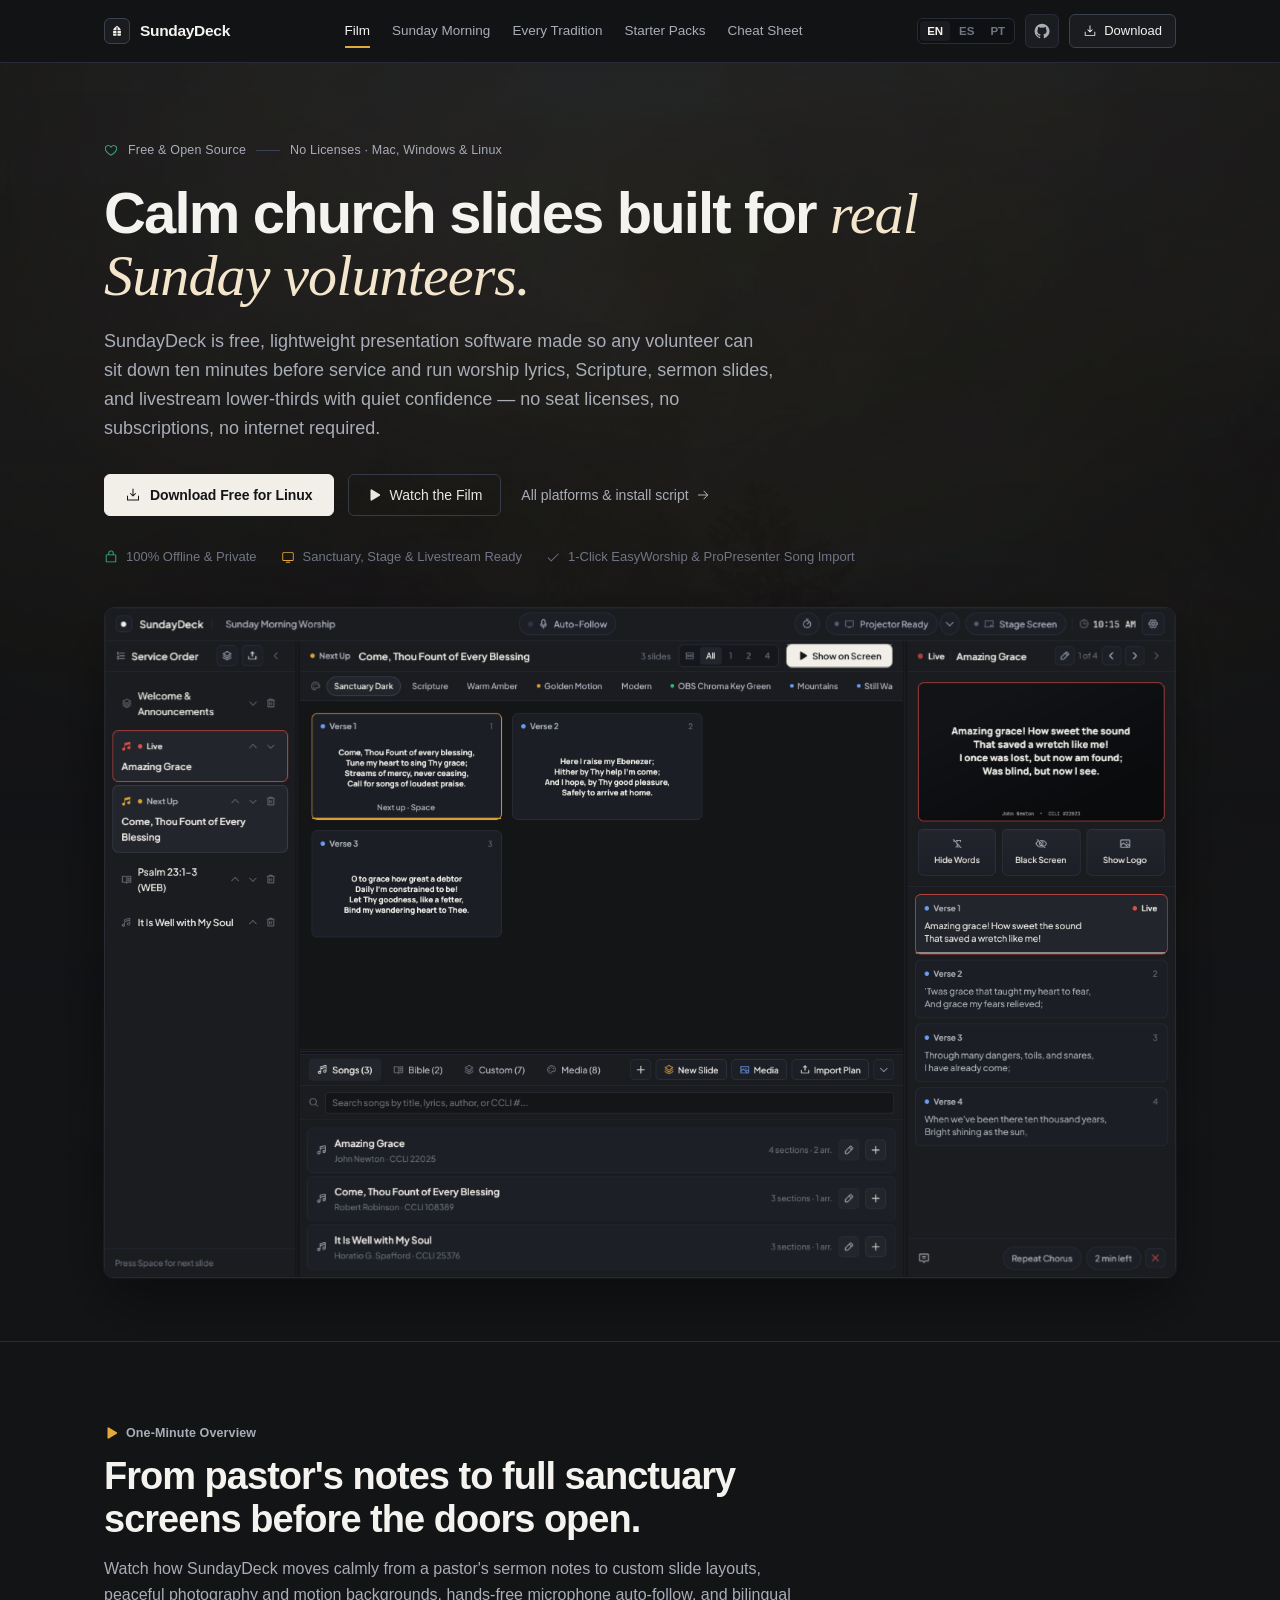
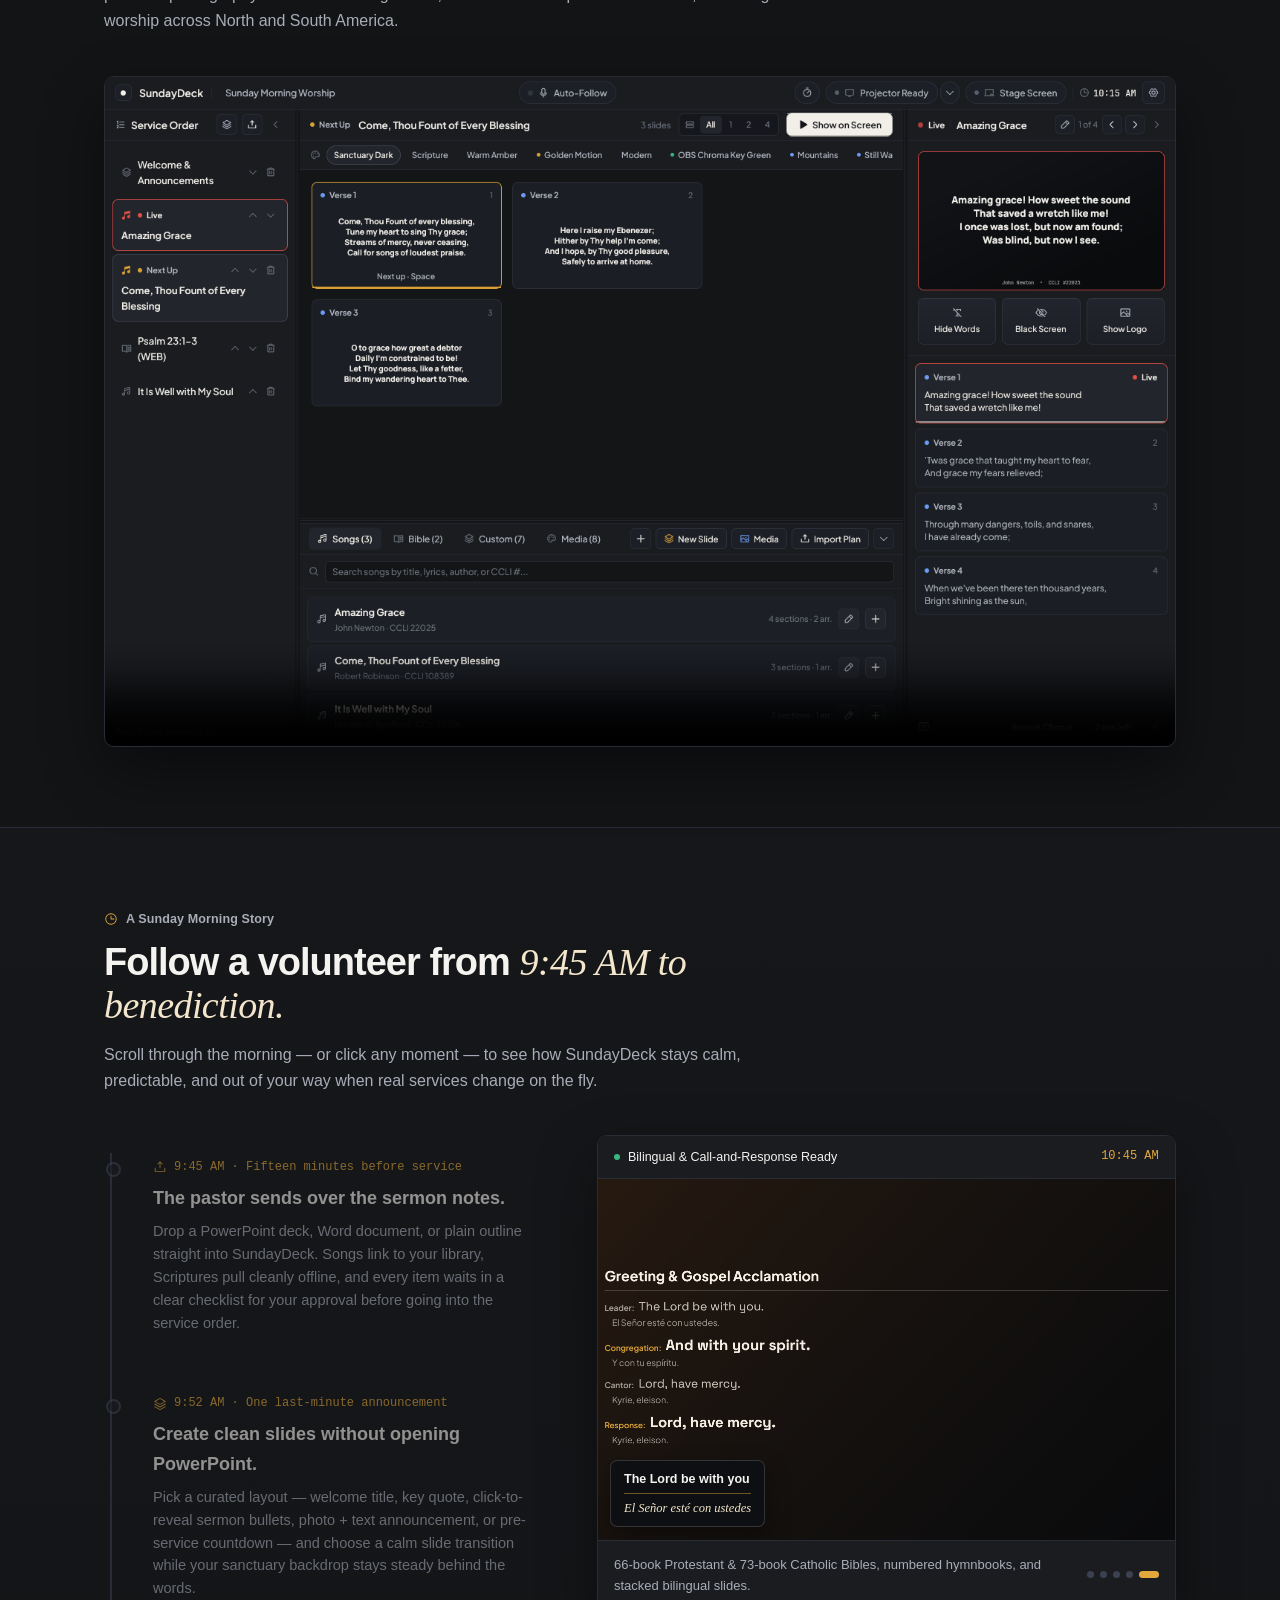
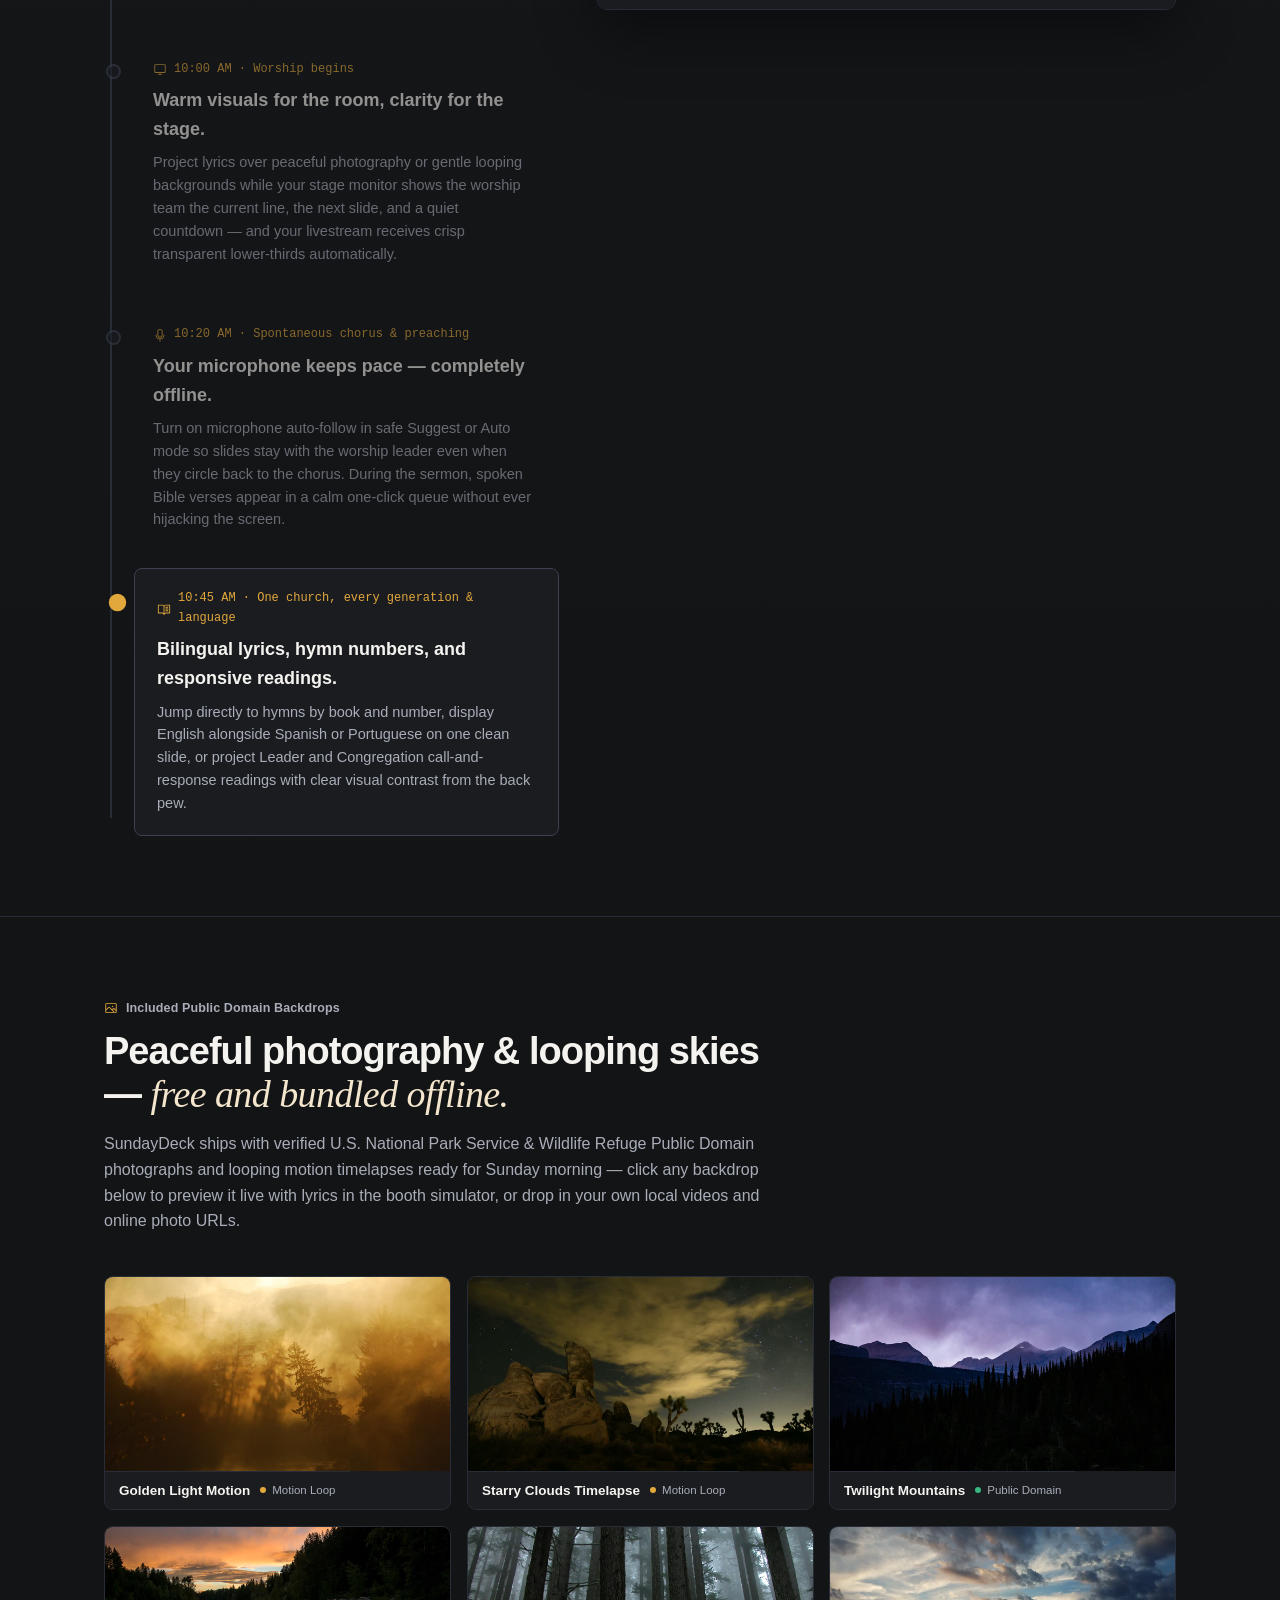
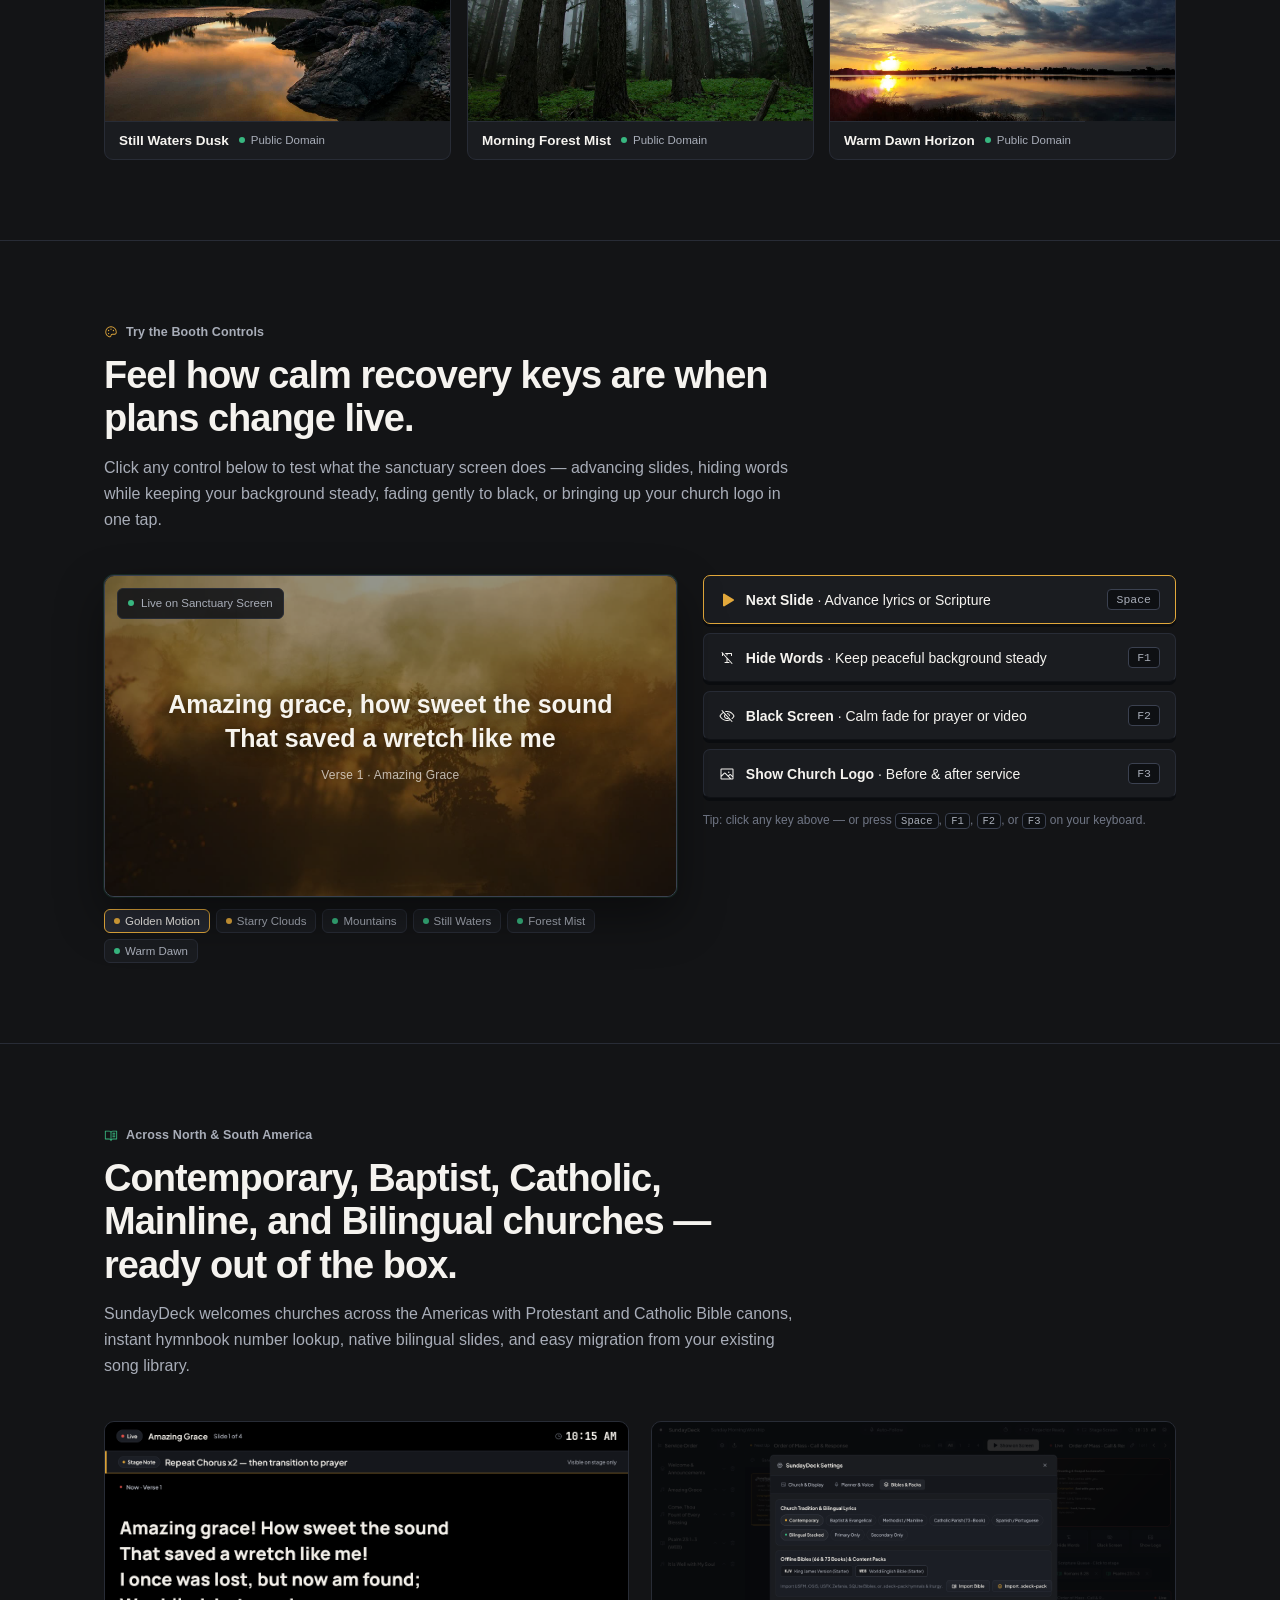
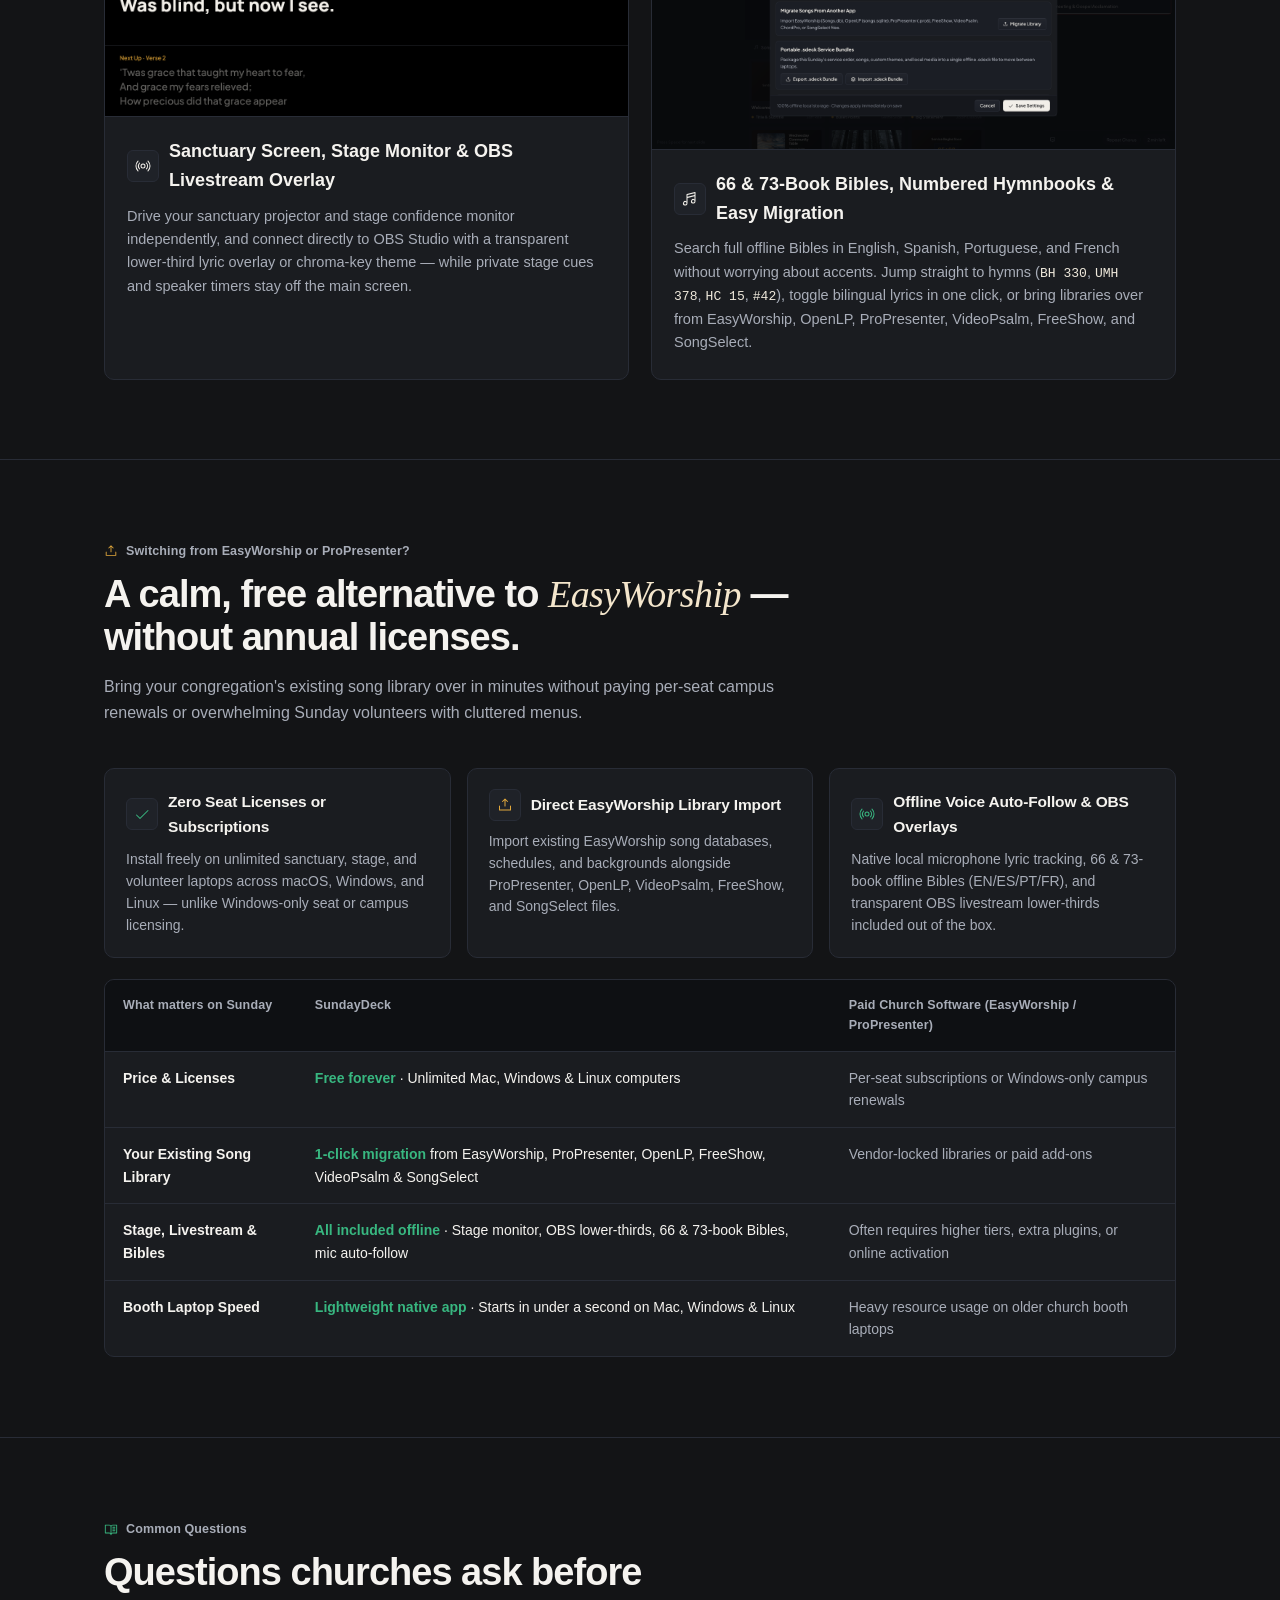
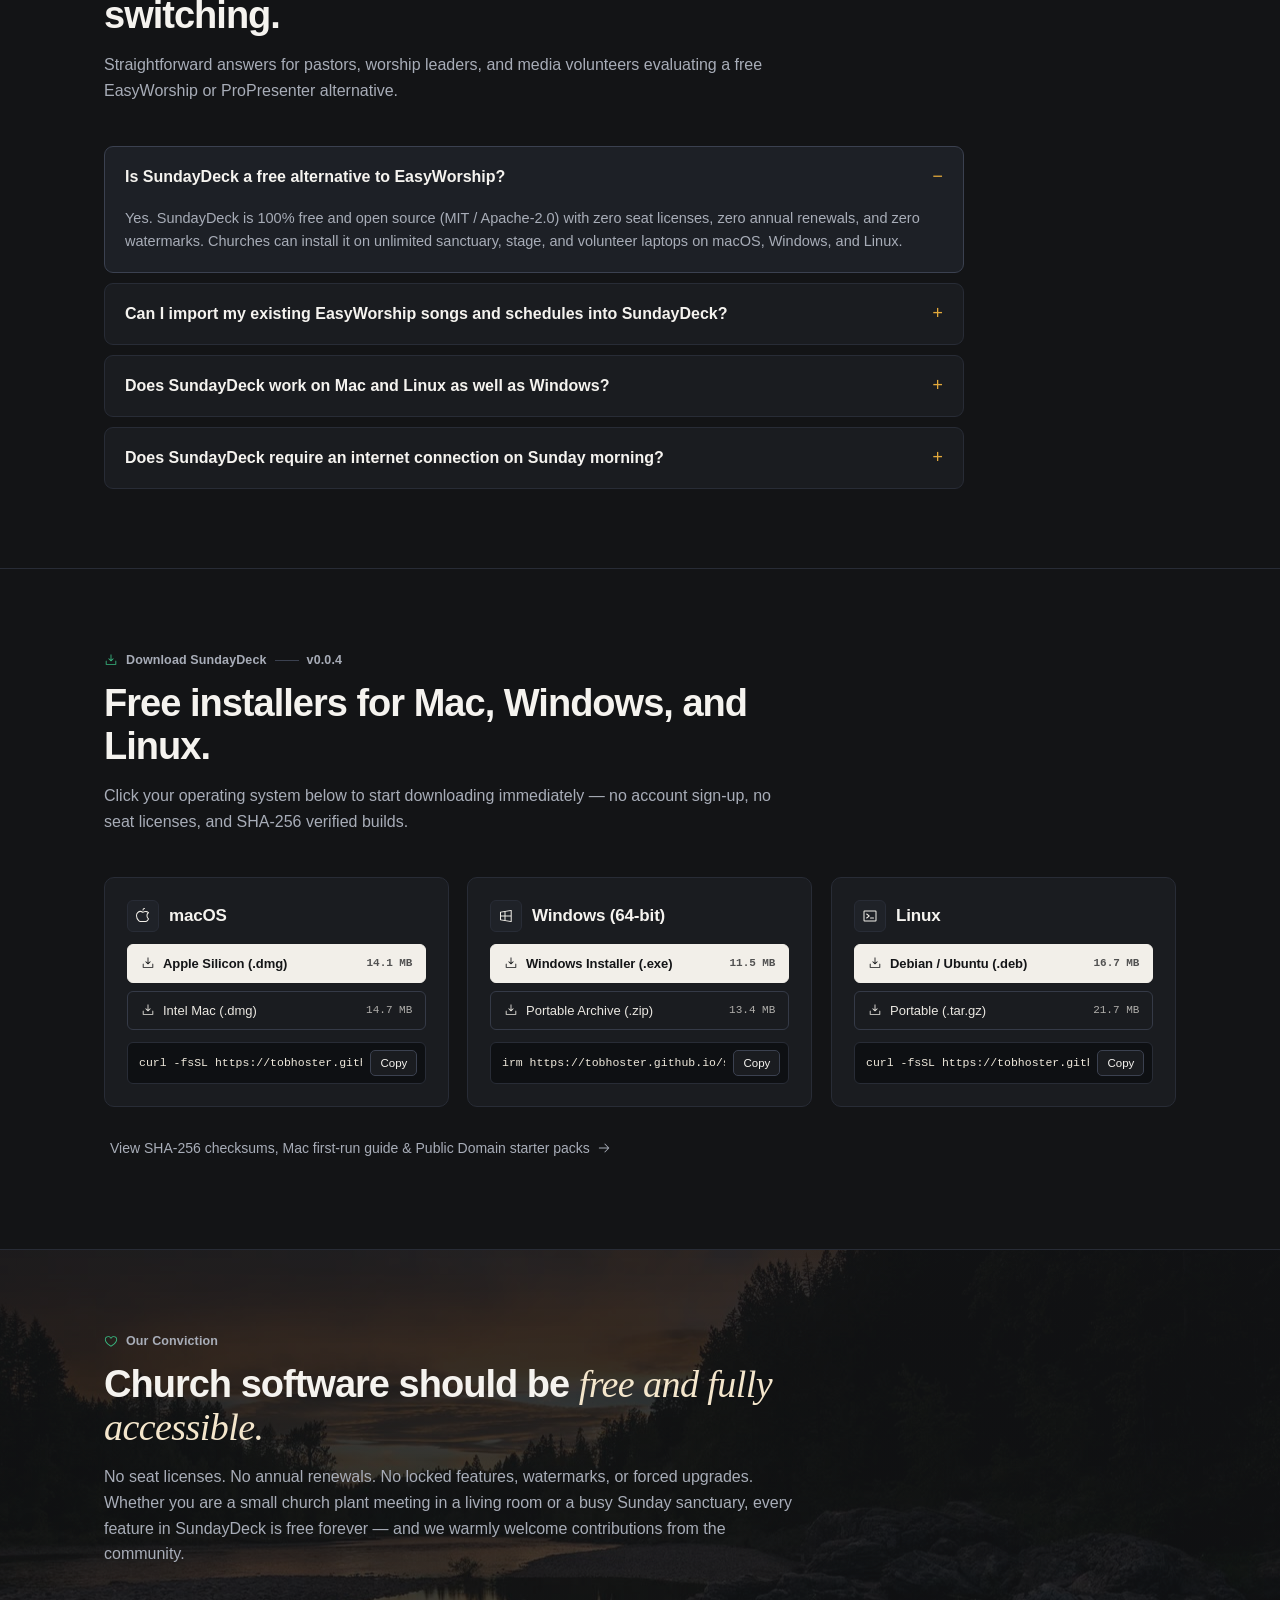
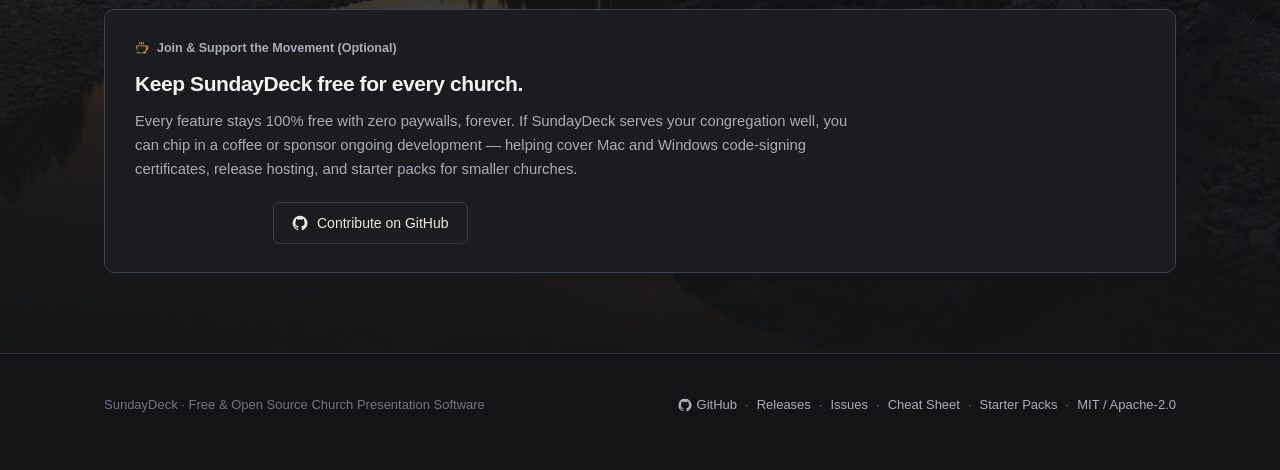
<file: docs/index.html>
<!DOCTYPE html>
<html lang="en">
<head>
  <meta charset="utf-8" />
  <meta name="viewport" content="width=device-width, initial-scale=1" />
  <meta name="referrer" content="strict-origin-when-cross-origin" />
  <meta
    http-equiv="Content-Security-Policy"
    content="default-src 'self'; script-src 'self' https://cdnjs.buymeacoffee.com; style-src 'self' 'unsafe-inline' https://fonts.googleapis.com; font-src 'self' https://fonts.gstatic.com; img-src 'self' data: https://cdn.buymeacoffee.com; media-src 'self'; connect-src 'self' https://api.github.com; frame-src https://github.com;"
  />
  <title>SundayDeck — Free Open-Source EasyWorship Alternative | Calm Church Presentation Software</title>
  <meta
    name="description"
    content="Looking for a free EasyWorship alternative? SundayDeck is open-source church presentation software for Mac, Windows &amp; Linux with offline Bibles, OBS overlays, and 1-click EasyWorship song import."
  />
  <meta
    name="keywords"
    content="EasyWorship alternative, free EasyWorship alternative, ProPresenter alternative, free church worship software, free church presentation software, OpenLP alternative, MediaShout alternative, church slides Mac Windows Linux, offline Bible projection, OBS church lower thirds"
  />
  <link rel="canonical" href="https://tobhoster.github.io/sundaydeck/" />
  <link rel="alternate" hreflang="en" href="https://tobhoster.github.io/sundaydeck/" />
  <link rel="alternate" hreflang="es" href="https://tobhoster.github.io/sundaydeck/?lang=es" />
  <link rel="alternate" hreflang="pt" href="https://tobhoster.github.io/sundaydeck/?lang=pt" />
  <link rel="alternate" hreflang="x-default" href="https://tobhoster.github.io/sundaydeck/" />
  <meta property="og:type" content="website" />
  <meta property="og:url" content="https://tobhoster.github.io/sundaydeck/" />
  <meta property="og:title" content="SundayDeck — Free Open-Source EasyWorship Alternative | Calm Church Presentation Software" />
  <meta
    property="og:description"
    content="Looking for a free EasyWorship alternative? Open-source church presentation software for Mac, Windows &amp; Linux with offline Bibles, OBS overlays, and 1-click EasyWorship song import."
  />
  <meta property="og:image" content="https://tobhoster.github.io/sundaydeck/media/og-card.png" />
  <meta name="twitter:card" content="summary_large_image" />
  <meta name="twitter:title" content="SundayDeck — Free Open-Source EasyWorship Alternative | Calm Church Presentation Software" />
  <meta
    name="twitter:description"
    content="Free, 100% offline EasyWorship &amp; ProPresenter alternative for Mac, Windows &amp; Linux. Zero seat licenses, offline Bibles, OBS lower-thirds, and 1-click song import."
  />
  <meta name="twitter:image" content="https://tobhoster.github.io/sundaydeck/media/og-card.png" />
  <link rel="icon" href="favicon.svg" type="image/svg+xml" />
  <script type="application/ld+json">
  {
    "@context": "https://schema.org",
    "@graph": [
      {
        "@type": "SoftwareApplication",
        "name": "SundayDeck",
        "applicationCategory": "MultimediaApplication",
        "operatingSystem": "macOS, Windows, Linux",
        "url": "https://tobhoster.github.io/sundaydeck/",
        "downloadUrl": "https://tobhoster.github.io/sundaydeck/download.html",
        "softwareVersion": "0.0.4",
        "license": "https://github.com/tobhoster/sundaydeck/blob/main/LICENSE-MIT",
        "keywords": "EasyWorship alternative, ProPresenter alternative, free church worship software, OpenLP alternative, MediaShout alternative, offline Bible projection, OBS lower thirds",
        "description": "Free, open-source EasyWorship alternative and ProPresenter alternative built as calm, 100% offline free church worship software for macOS, Windows, and Linux with direct EasyWorship song import, 66 & 73-book offline Bibles, stage confidence monitors, and OBS overlays.",
        "offers": {
          "@type": "Offer",
          "price": "0",
          "priceCurrency": "USD"
        }
      },
      {
        "@type": "FAQPage",
        "mainEntity": [
          {
            "@type": "Question",
            "name": "Is SundayDeck a free alternative to EasyWorship?",
            "acceptedAnswer": {
              "@type": "Answer",
              "text": "Yes. SundayDeck is 100% free and open source (MIT / Apache-2.0) with zero seat licenses, zero annual renewals, and zero watermarks. Churches can install it on unlimited sanctuary, stage, and volunteer laptops on macOS, Windows, and Linux."
            }
          },
          {
            "@type": "Question",
            "name": "Can I import my existing EasyWorship songs and schedules into SundayDeck?",
            "acceptedAnswer": {
              "@type": "Answer",
              "text": "Yes. SundayDeck imports EasyWorship song databases (Songs.db), schedules, and backgrounds alongside ProPresenter (.pro6), OpenLP (songs.sqlite), VideoPsalm (.vpc), FreeShow (.show), OpenLyrics (.xml), ChordPro, and SongSelect files."
            }
          },
          {
            "@type": "Question",
            "name": "Does SundayDeck work on Mac and Linux as well as Windows?",
            "acceptedAnswer": {
              "@type": "Answer",
              "text": "Yes. Unlike Windows-only church presentation suites, SundayDeck runs natively on macOS (Apple Silicon and Intel), Windows 64-bit, and Linux (Debian/Ubuntu and portable archives) with lightweight startup even on modest older church laptops."
            }
          },
          {
            "@type": "Question",
            "name": "Does SundayDeck require an internet connection on Sunday morning?",
            "acceptedAnswer": {
              "@type": "Answer",
              "text": "No. Songs, 66-book Protestant and 73-book Catholic Bibles, Public Domain sanctuary photography and motion loops, local OBS livestream lower-thirds, and offline microphone lyric auto-follow all run completely locally with zero internet required."
            }
          }
        ]
      }
    ]
  }
  </script>
  <link rel="preconnect" href="https://fonts.googleapis.com" />
  <link rel="preconnect" href="https://fonts.gstatic.com" crossorigin />
  <link
    href="https://fonts.googleapis.com/css2?family=Newsreader:ital,opsz,wght@0,6..72,400;0,6..72,500;1,6..72,400;1,6..72,500&family=Plus+Jakarta+Sans:wght@400;500;600;700&display=swap"
    rel="stylesheet"
  />
  <link rel="stylesheet" href="style.css" />
</head>
<body>
  <header>
    <div class="wrap nav">
      <a class="brand" href="#top">
        <span class="brand-mark">
          <span class="ic ic-sm" style="--ic: url('icons/church-logo.svg');"></span>
        </span>
        <span>SundayDeck</span>
      </a>
      <nav class="nav-links">
        <a href="#walkthrough" data-i18n="nav.film">Film</a>
        <a href="#story" data-i18n="nav.story">Sunday Morning</a>
        <a href="#global" data-i18n="nav.global">Every Tradition</a>
        <a href="packs.html" data-i18n="nav.packs">Starter Packs</a>
        <a href="cheat-sheet.html" data-i18n="nav.sheet">Cheat Sheet</a>
      </nav>
      <div class="nav-right">
        <div class="lang-switch" role="group" aria-label="Language">
          <button class="lang-btn is-active" type="button" data-lang="en" aria-pressed="true">EN</button>
          <button class="lang-btn" type="button" data-lang="es" aria-pressed="false">ES</button>
          <button class="lang-btn" type="button" data-lang="pt" aria-pressed="false">PT</button>
        </div>
        <a
          class="btn-icon"
          href="https://github.com/tobhoster/sundaydeck"
          target="_blank"
          rel="noopener noreferrer"
          aria-label="SundayDeck on GitHub"
          title="View source on GitHub"
        >
          <span class="ic" style="--ic: url('icons/github.svg');"></span>
        </a>
        <a class="btn-nav" href="download.html">
          <span class="ic ic-sm" style="--ic: url('icons/download-simple.svg');"></span>
          <span data-i18n="nav.download">Download</span>
        </a>
      </div>
    </div>
    <div class="progress-track"><div class="progress-bar" id="reading-progress"></div></div>
  </header>

  <main id="top">
    <section class="hero">
      <div class="hero-ambient" aria-hidden="true">
        <video
          class="hero-ambient-video"
          autoplay
          muted
          loop
          playsinline
          preload="metadata"
          poster="media/bg/golden-light.jpg"
        >
          <source src="media/bg/golden-light-loop.mp4" type="video/mp4" />
        </video>
        <canvas class="hero-gl-canvas" id="hero-gl-canvas"></canvas>
        <div class="hero-ambient-scrim"></div>
      </div>
      <div class="wrap hero-content">
        <div class="kicker" data-reveal>
          <span class="ic ic-sm ic-emerald" style="--ic: url('icons/heart.svg');"></span>
          <span data-i18n="hero.kicker1">Free &amp; Open Source</span>
          <span class="kicker-rule"></span>
          <span data-i18n="hero.kicker2">No Licenses · Mac, Windows &amp; Linux</span>
        </div>
        <h1 data-reveal data-delay="1" data-i18n-html="hero.h1">
          Calm church slides built for <span class="serif-accent">real Sunday volunteers.</span>
        </h1>
        <p class="lead" data-reveal data-delay="2" data-i18n="hero.lead">
          SundayDeck is free, lightweight presentation software made so any volunteer can sit down
          ten minutes before service and run worship lyrics, Scripture, sermon slides, and
          livestream lower-thirds with quiet confidence — no seat licenses, no subscriptions, no
          internet required.
        </p>
        <div class="cta-row" data-reveal data-delay="3">
          <a
            class="btn-primary"
            data-dl-key="recommended"
            href="https://github.com/tobhoster/sundaydeck/releases/download/v0.0.4/SundayDeck-0.0.4-macOS-arm64.dmg"
            download
          >
            <span class="ic" style="--ic: url('icons/download-simple.svg');"></span>
            <span id="hero-dl-label" data-i18n="hero.ctaDownload">Download Free</span>
          </a>
          <a class="btn-secondary" href="#walkthrough">
            <span class="ic ic-sm" style="--ic: url('icons/play-fill.svg');"></span>
            <span data-i18n="hero.ctaFilm">Watch the Film</span>
          </a>
          <a class="link-editorial" href="download.html">
            <span data-i18n="hero.ctaAllPlatforms">All platforms &amp; install script</span>
            <span class="ic ic-sm" style="--ic: url('icons/arrow-right.svg');"></span>
          </a>
        </div>
        <div class="meta-strip" data-reveal data-delay="4">
          <span class="meta-item">
            <span class="ic ic-sm ic-emerald" style="--ic: url('icons/lock-simple.svg');"></span>
            <span data-i18n="hero.meta1">100% Offline &amp; Private</span>
          </span>
          <span class="meta-item">
            <span class="ic ic-sm ic-amber" style="--ic: url('icons/monitor.svg');"></span>
            <span data-i18n="hero.meta2">Sanctuary, Stage &amp; Livestream Ready</span>
          </span>
          <span class="meta-item">
            <span class="ic ic-sm" style="--ic: url('icons/check.svg');"></span>
            <span data-i18n="hero.meta3">1-Click EasyWorship &amp; ProPresenter Song Import</span>
          </span>
        </div>
        <div class="frame hero-frame" data-reveal data-delay="2">
          <img
            src="media/hero-workspace.png"
            alt="SundayDeck dual-screen church presentation workspace showing Service Order, 16:9 Slide Grid, and Live Sanctuary Preview — free EasyWorship alternative"
          />
        </div>
      </div>
    </section>

    <section id="walkthrough">
      <div class="wrap">
        <div class="sec-head" data-reveal>
          <div class="sec-label">
            <span class="ic ic-sm ic-amber" style="--ic: url('icons/play-fill.svg');"></span>
            <span data-i18n="film.label">One-Minute Overview</span>
          </div>
          <h2 data-i18n="film.h2">From pastor's notes to full sanctuary screens before the doors open.</h2>
          <p class="sec-copy" data-i18n="film.copy">
            Watch how SundayDeck moves calmly from a pastor's sermon notes to custom slide layouts,
            peaceful photography and motion backgrounds, hands-free microphone auto-follow, and
            bilingual worship across North and South America.
          </p>
        </div>
        <div class="frame" data-reveal data-delay="1">
          <video controls playsinline preload="metadata" poster="media/hero-workspace.png">
            <source src="media/sundaydeck-promo-ad.mp4" type="video/mp4" />
          </video>
        </div>
      </div>
    </section>

    <section id="story" class="story-section">
      <div class="wrap">
        <div class="sec-head" data-reveal>
          <div class="sec-label">
            <span class="ic ic-sm ic-amber" style="--ic: url('icons/clock.svg');"></span>
            <span data-i18n="story.label">A Sunday Morning Story</span>
          </div>
          <h2 data-i18n-html="story.h2">Follow a volunteer from <span class="serif-accent">9:45 AM to benediction.</span></h2>
          <p class="sec-copy" data-i18n="story.copy">
            Scroll through the morning — or click any moment — to see how SundayDeck stays calm,
            predictable, and out of your way when real services change on the fly.
          </p>
        </div>

        <div class="story-layout">
          <div class="story-rail">
            <article
              class="story-chapter is-active"
              data-time="9:45 AM"
              data-stage="Plan Importer · Ready to Review"
              data-caption="Songs matched, Scriptures pulled offline, and sermon slides formatted automatically."
            >
              <div class="chapter-time">
                <span class="ic ic-sm" style="--ic: url('icons/upload-simple.svg');"></span>
                <span data-i18n="ch1.time">9:45 AM · Fifteen minutes before service</span>
              </div>
              <h3 data-i18n="ch1.h3">The pastor sends over the sermon notes.</h3>
              <p data-i18n="ch1.p">
                Drop a PowerPoint deck, Word document, or plain outline straight into SundayDeck.
                Songs link to your library, Scriptures pull cleanly offline, and every item waits in
                a clear checklist for your approval before going into the service order.
              </p>
            </article>

            <article
              class="story-chapter"
              data-time="9:52 AM"
              data-stage="Custom Slide Builder · Live Preview"
              data-caption="Build welcome cards, progressive sermon points, and countdowns without leaving SundayDeck."
            >
              <div class="chapter-time">
                <span class="ic ic-sm" style="--ic: url('icons/stack.svg');"></span>
                <span data-i18n="ch2.time">9:52 AM · One last-minute announcement</span>
              </div>
              <h3 data-i18n="ch2.h3">Create clean slides without opening PowerPoint.</h3>
              <p data-i18n="ch2.p">
                Pick a curated layout — welcome title, key quote, click-to-reveal sermon bullets,
                photo + text announcement, or pre-service countdown — and choose a calm slide
                transition while your sanctuary backdrop stays steady behind the words.
              </p>
            </article>

            <article
              class="story-chapter"
              data-time="10:00 AM"
              data-stage="Sanctuary Screen · Stage &amp; Livestream Synced"
              data-caption="Peaceful photography, looping motion backgrounds, stage confidence monitor, and OBS lower-thirds."
            >
              <div class="chapter-time">
                <span class="ic ic-sm" style="--ic: url('icons/monitor.svg');"></span>
                <span data-i18n="ch3.time">10:00 AM · Worship begins</span>
              </div>
              <h3 data-i18n="ch3.h3">Warm visuals for the room, clarity for the stage.</h3>
              <p data-i18n="ch3.p">
                Project lyrics over peaceful photography or gentle looping backgrounds while your
                stage monitor shows the worship team the current line, the next slide, and a quiet
                countdown — and your livestream receives crisp transparent lower-thirds automatically.
              </p>
            </article>

            <article
              class="story-chapter"
              data-time="10:20 AM"
              data-stage="Auto-Follow · Listening Locally"
              data-caption="Follows worship lyrics hands-free and queues spoken Bible verses for one-click projection."
            >
              <div class="chapter-time">
                <span class="ic ic-sm" style="--ic: url('icons/microphone.svg');"></span>
                <span data-i18n="ch4.time">10:20 AM · Spontaneous chorus &amp; preaching</span>
              </div>
              <h3 data-i18n="ch4.h3">Your microphone keeps pace — completely offline.</h3>
              <p data-i18n="ch4.p">
                Turn on microphone auto-follow in safe Suggest or Auto mode so slides stay with the
                worship leader even when they circle back to the chorus. During the sermon, spoken
                Bible verses appear in a calm one-click queue without ever hijacking the screen.
              </p>
            </article>

            <article
              class="story-chapter"
              data-time="10:45 AM"
              data-stage="Bilingual &amp; Call-and-Response Ready"
              data-caption="66-book Protestant &amp; 73-book Catholic Bibles, numbered hymnbooks, and stacked bilingual slides."
            >
              <div class="chapter-time">
                <span class="ic ic-sm" style="--ic: url('icons/book-open-text.svg');"></span>
                <span data-i18n="ch5.time">10:45 AM · One church, every generation &amp; language</span>
              </div>
              <h3 data-i18n="ch5.h3">Bilingual lyrics, hymn numbers, and responsive readings.</h3>
              <p data-i18n="ch5.p">
                Jump directly to hymns by book and number, display English alongside Spanish or
                Portuguese on one clean slide, or project Leader and Congregation call-and-response
                readings with clear visual contrast from the back pew.
              </p>
            </article>
          </div>

          <div class="story-stage-wrap" data-reveal>
            <div class="frame">
              <div class="story-stage-bar">
                <span class="stage-pill">
                  <span class="dot dot-emerald"></span>
                  <span id="story-stage-label">Plan Importer · Ready to Review</span>
                </span>
                <span class="stage-clock" id="story-stage-time">9:45 AM</span>
              </div>

              <div class="story-viewport" id="story-viewport" data-step="0">
                <div class="story-slide is-active">
                  <img src="media/plan-importer.png" alt="SundayDeck Plan Importer organizing a pastor's sermon notes and migrating songs into a structured service order" />
                </div>
                <div class="story-slide">
                  <img src="media/custom-slide-builder.png" alt="SundayDeck Custom Slide Builder formatting welcome slides, progressive sermon bullets, and sanctuary announcements" />
                </div>
                <div class="story-slide">
                  <img src="media/sanctuary-mountains.png" alt="Dual-screen sanctuary worship lyric projection over Public Domain mountain photography in SundayDeck" />
                </div>
                <div class="story-slide">
                  <img src="media/voice-autofollow.png" alt="SundayDeck offline microphone Auto-Follow listening locally and highlighting the next worship lyric card" />
                </div>
                <div class="story-slide">
                  <img src="media/liturgy-call-response.png" alt="Bilingual English and Spanish sanctuary projection slide with Catholic Order of Mass call-and-response contrast" />
                </div>

                <div class="story-spatial-layer" aria-hidden="true">
                  <div class="spatial-hud sp-0">
                    <span class="sp-chip"><span class="dot dot-emerald"></span> 4 Songs Matched</span>
                    <span class="sp-chip"><span class="dot dot-amber"></span> Psalm 23 · Offline</span>
                    <span class="sp-chip"><span class="dot dot-emerald"></span> Sermon Points Ready</span>
                  </div>
                  <div class="spatial-hud sp-1">
                    <span class="sp-chip"><span class="dot dot-amber"></span> Backdrop Locked</span>
                    <span class="sp-chip"><span class="dot dot-emerald"></span> Progressive Bullets · 1/3</span>
                  </div>
                  <div class="spatial-hud sp-2">
                    <span class="sp-out is-lit"><span class="dot dot-emerald"></span> Sanctuary Projector</span>
                    <span class="sp-out is-lit"><span class="dot dot-amber"></span> Back-Wall Stage Monitor</span>
                    <span class="sp-out is-lit"><span class="dot dot-emerald"></span> OBS Lower-Third</span>
                  </div>
                  <div class="spatial-hud sp-3">
                    <div class="sp-mic-row">
                      <span class="sp-mic-tag"><span class="dot dot-emerald"></span> Local Mic</span>
                      <canvas id="story-mic-canvas" class="sp-mic-canvas"></canvas>
                      <span class="sp-mic-cue">Next: Chorus · Ready</span>
                    </div>
                  </div>
                  <div class="spatial-hud sp-4">
                    <div class="sp-bilingual">
                      <span class="sp-bi-en">The Lord be with you</span>
                      <span class="sp-bi-rule"></span>
                      <span class="sp-bi-es">El Señor esté con ustedes</span>
                    </div>
                  </div>
                </div>
              </div>

              <div class="story-caption-bar">
                <span id="story-stage-caption">
                  Songs matched, Scriptures pulled offline, and sermon slides formatted automatically.
                </span>
                <div class="story-dots" aria-label="Story chapters">
                  <button class="story-dot is-active" type="button" aria-label="9:45 AM"></button>
                  <button class="story-dot" type="button" aria-label="9:52 AM"></button>
                  <button class="story-dot" type="button" aria-label="10:00 AM"></button>
                  <button class="story-dot" type="button" aria-label="10:20 AM"></button>
                  <button class="story-dot" type="button" aria-label="10:45 AM"></button>
                </div>
              </div>
            </div>
          </div>
        </div>
      </div>
    </section>

    <section id="backdrops" class="backdrops-section">
      <div class="wrap">
        <div class="sec-head" data-reveal>
          <div class="sec-label">
            <span class="ic ic-sm ic-amber" style="--ic: url('icons/image.svg');"></span>
            <span data-i18n="media.label">Included Public Domain Backdrops</span>
          </div>
          <h2 data-i18n-html="media.h2">Peaceful photography &amp; looping skies — <span class="serif-accent">free and bundled offline.</span></h2>
          <p class="sec-copy" data-i18n="media.copy">
            SundayDeck ships with verified U.S. National Park Service &amp; Wildlife Refuge Public
            Domain photographs and looping motion timelapses ready for Sunday morning — click any
            backdrop below to preview it live with lyrics in the booth simulator, or drop in your
            own local videos and online photo URLs.
          </p>
        </div>

        <div class="backdrop-grid">
          <button
            class="backdrop-card"
            type="button"
            data-preview-bg="golden-motion"
            data-reveal
          >
            <div class="backdrop-media">
              <video
                autoplay
                muted
                loop
                playsinline
                preload="metadata"
                poster="media/bg/golden-light.jpg"
              >
                <source src="media/bg/golden-light-loop.mp4" type="video/mp4" />
              </video>
            </div>
            <div class="backdrop-meta">
              <span class="backdrop-title">Golden Light Motion</span>
              <span class="backdrop-tag"><span class="dot dot-amber"></span> Motion Loop</span>
            </div>
          </button>

          <button
            class="backdrop-card"
            type="button"
            data-preview-bg="starry-clouds"
            data-reveal
            data-delay="1"
          >
            <div class="backdrop-media">
              <video
                autoplay
                muted
                loop
                playsinline
                preload="metadata"
                poster="media/bg/starry-clouds-poster.jpg"
              >
                <source src="media/bg/starry-clouds-loop.mp4" type="video/mp4" />
              </video>
            </div>
            <div class="backdrop-meta">
              <span class="backdrop-title">Starry Clouds Timelapse</span>
              <span class="backdrop-tag"><span class="dot dot-amber"></span> Motion Loop</span>
            </div>
          </button>

          <button
            class="backdrop-card"
            type="button"
            data-preview-bg="twilight-mountains"
            data-reveal
            data-delay="2"
          >
            <div class="backdrop-media">
              <img src="media/bg/sanctuary-mountains.jpg" alt="Twilight Mountains Public Domain sanctuary photograph" loading="lazy" />
            </div>
            <div class="backdrop-meta">
              <span class="backdrop-title">Twilight Mountains</span>
              <span class="backdrop-tag"><span class="dot dot-emerald"></span> Public Domain</span>
            </div>
          </button>

          <button
            class="backdrop-card"
            type="button"
            data-preview-bg="still-waters"
            data-reveal
          >
            <div class="backdrop-media">
              <img src="media/bg/still-waters.jpg" alt="Still Waters Dusk Public Domain sanctuary photograph" loading="lazy" />
            </div>
            <div class="backdrop-meta">
              <span class="backdrop-title">Still Waters Dusk</span>
              <span class="backdrop-tag"><span class="dot dot-emerald"></span> Public Domain</span>
            </div>
          </button>

          <button
            class="backdrop-card"
            type="button"
            data-preview-bg="forest-mist"
            data-reveal
            data-delay="1"
          >
            <div class="backdrop-media">
              <img src="media/bg/autumn-forest-mist.jpg" alt="Morning Forest Mist Public Domain sanctuary photograph" loading="lazy" />
            </div>
            <div class="backdrop-meta">
              <span class="backdrop-title">Morning Forest Mist</span>
              <span class="backdrop-tag"><span class="dot dot-emerald"></span> Public Domain</span>
            </div>
          </button>

          <button
            class="backdrop-card"
            type="button"
            data-preview-bg="warm-dawn"
            data-reveal
            data-delay="2"
          >
            <div class="backdrop-media">
              <img src="media/bg/warm-dawn-shore.jpg" alt="Warm Dawn Horizon Public Domain sanctuary photograph" loading="lazy" />
            </div>
            <div class="backdrop-meta">
              <span class="backdrop-title">Warm Dawn Horizon</span>
              <span class="backdrop-tag"><span class="dot dot-emerald"></span> Public Domain</span>
            </div>
          </button>
        </div>
      </div>
    </section>

    <section id="shortcuts">
      <div class="wrap">
        <div class="sec-head" data-reveal>
          <div class="sec-label">
            <span class="ic ic-sm ic-amber" style="--ic: url('icons/palette.svg');"></span>
            <span data-i18n="try.label">Try the Booth Controls</span>
          </div>
          <h2 data-i18n="try.h2">Feel how calm recovery keys are when plans change live.</h2>
          <p class="sec-copy" data-i18n="try.copy">
            Click any control below to test what the sanctuary screen does — advancing slides,
            hiding words while keeping your background steady, fading gently to black, or bringing
            up your church logo in one tap.
          </p>
        </div>

        <div class="booth-sim" data-reveal data-delay="1">
          <div class="sim-stage-col">
            <div class="sanctuary-screen" id="sim-screen" data-mode="live" data-bg-kind="video">
              <div class="sanctuary-bg" id="sim-bg-photo"></div>
              <canvas class="sanctuary-bg-gl" id="sim-gl-canvas" aria-hidden="true"></canvas>
              <video
                class="sanctuary-bg-video"
                id="sim-bg-video"
                autoplay
                muted
                loop
                playsinline
                preload="metadata"
                poster="media/bg/golden-light.jpg"
              >
                <source src="media/bg/golden-light-loop.mp4" type="video/mp4" />
              </video>
              <div class="sanctuary-scrim"></div>
              <div class="sanctuary-layer sanctuary-text-layer">
                <div class="sanctuary-lyrics" id="sim-lyrics">
                  Amazing grace, how sweet the sound<br />That saved a wretch like me
                </div>
                <div class="sanctuary-sub" id="sim-sub">Verse 1 · Amazing Grace</div>
              </div>
              <div class="sanctuary-layer sanctuary-logo-layer">
                <img src="favicon.svg" alt="Church sanctuary emblem" class="logo-emblem-img" />
                <div class="sanctuary-lyrics" style="font-size: 20px;">Grace Fellowship</div>
                <div class="sanctuary-sub">Welcome Home · Sunday Gathering</div>
              </div>
              <div class="sanctuary-badge">
                <span class="dot dot-emerald" id="sim-badge-dot"></span>
                <span id="sim-badge-text">Live on Sanctuary Screen</span>
              </div>
            </div>

            <div class="sim-backdrop-bar" role="group" aria-label="Sanctuary background switcher">
              <button class="bg-pill is-active" type="button" data-sim-bg="golden-motion">
                <span class="dot dot-amber"></span> Golden Motion
              </button>
              <button class="bg-pill" type="button" data-sim-bg="starry-clouds">
                <span class="dot dot-amber"></span> Starry Clouds
              </button>
              <button class="bg-pill" type="button" data-sim-bg="twilight-mountains">
                <span class="dot dot-emerald"></span> Mountains
              </button>
              <button class="bg-pill" type="button" data-sim-bg="still-waters">
                <span class="dot dot-emerald"></span> Still Waters
              </button>
              <button class="bg-pill" type="button" data-sim-bg="forest-mist">
                <span class="dot dot-emerald"></span> Forest Mist
              </button>
              <button class="bg-pill" type="button" data-sim-bg="warm-dawn">
                <span class="dot dot-emerald"></span> Warm Dawn
              </button>
            </div>
          </div>

          <div class="booth-keys">
            <button class="kbd-btn is-live-btn" type="button" data-sim="next">
              <span class="kbd-btn-left">
                <span class="ic" style="--ic: url('icons/play-fill.svg');"></span>
                <span><strong>Next Slide</strong> · Advance lyrics or Scripture</span>
              </span>
              <kbd>Space</kbd>
            </button>
            <button class="kbd-btn" type="button" data-sim="clear">
              <span class="kbd-btn-left">
                <span class="ic" style="--ic: url('icons/text-t-slash.svg');"></span>
                <span><strong>Hide Words</strong> · Keep peaceful background steady</span>
              </span>
              <kbd>F1</kbd>
            </button>
            <button class="kbd-btn" type="button" data-sim="black">
              <span class="kbd-btn-left">
                <span class="ic" style="--ic: url('icons/eye-slash.svg');"></span>
                <span><strong>Black Screen</strong> · Calm fade for prayer or video</span>
              </span>
              <kbd>F2</kbd>
            </button>
            <button class="kbd-btn" type="button" data-sim="logo">
              <span class="kbd-btn-left">
                <span class="ic" style="--ic: url('icons/image.svg');"></span>
                <span><strong>Show Church Logo</strong> · Before &amp; after service</span>
              </span>
              <kbd>F3</kbd>
            </button>
            <p class="booth-keys-hint">
              Tip: click any key above — or press <kbd>Space</kbd>, <kbd>F1</kbd>, <kbd>F2</kbd>, or <kbd>F3</kbd> on your keyboard.
            </p>
          </div>
        </div>
      </div>
    </section>

    <section id="global">
      <div class="wrap">
        <div class="sec-head" data-reveal>
          <div class="sec-label">
            <span class="ic ic-sm ic-emerald" style="--ic: url('icons/book-open-text.svg');"></span>
            <span data-i18n="global.label">Across North &amp; South America</span>
          </div>
          <h2 data-i18n="global.h2">Contemporary, Baptist, Catholic, Mainline, and Bilingual churches — ready out of the box.</h2>
          <p class="sec-copy" data-i18n="global.copy">
            SundayDeck welcomes churches across the Americas with Protestant and Catholic Bible
            canons, instant hymnbook number lookup, native bilingual slides, and easy migration from
            your existing song library.
          </p>
        </div>

        <div class="feature-grid">
          <article class="feature-card" data-reveal>
            <div class="feature-media">
              <img src="media/stage-monitor.png" alt="SundayDeck dual-screen sanctuary projection and Stage Confidence Monitor with current slide, next slide, countdown, and OBS lower-thirds" />
            </div>
            <div class="feature-body">
              <div class="card-title-row">
                <span class="icon-chip">
                  <span class="ic" style="--ic: url('icons/broadcast.svg');"></span>
                </span>
                <h3>Sanctuary Screen, Stage Monitor &amp; OBS Livestream Overlay</h3>
              </div>
              <p>
                Drive your sanctuary projector and stage confidence monitor independently, and
                connect directly to OBS Studio with a transparent lower-third lyric overlay or
                chroma-key theme — while private stage cues and speaker timers stay off the main screen.
              </p>
            </div>
          </article>

          <article class="feature-card" data-reveal data-delay="1">
            <div class="feature-media">
              <img src="media/global-church-packs.png" alt="SundayDeck Settings showing EasyWorship, ProPresenter, and OpenLP song and schedule migration, 66 and 73-book offline Bibles, and .sdeck-pack importer" />
            </div>
            <div class="feature-body">
              <div class="card-title-row">
                <span class="icon-chip">
                  <span class="ic" style="--ic: url('icons/music-notes.svg');"></span>
                </span>
                <h3>66 &amp; 73-Book Bibles, Numbered Hymnbooks &amp; Easy Migration</h3>
              </div>
              <p>
                Search full offline Bibles in English, Spanish, Portuguese, and French without
                worrying about accents. Jump straight to hymns (<code>BH 330</code>,
                <code>UMH 378</code>, <code>HC 15</code>, <code>#42</code>), toggle bilingual
                lyrics in one click, or bring libraries over from EasyWorship, OpenLP, ProPresenter,
                VideoPsalm, FreeShow, and SongSelect.
              </p>
            </div>
          </article>
        </div>
      </div>
    </section>

    <section id="easyworship-alternative">
      <div class="wrap">
        <div class="sec-head" data-reveal>
          <div class="sec-label">
            <span class="ic ic-sm ic-amber" style="--ic: url('icons/upload-simple.svg');"></span>
            <span data-i18n="cmp.label">Switching from EasyWorship or ProPresenter?</span>
          </div>
          <h2 data-i18n-html="cmp.h2">A calm, free alternative to <span class="serif-accent">EasyWorship</span> — without annual licenses.</h2>
          <p class="sec-copy" data-i18n="cmp.copy">
            Bring your congregation's existing song library over in minutes without paying per-seat
            campus renewals or overwhelming Sunday volunteers with cluttered menus.
          </p>
        </div>

        <div class="migration-pillars" id="migration" data-reveal data-delay="1">
          <article class="pillar-card">
            <div class="card-title-row">
              <span class="icon-chip">
                <span class="ic ic-emerald" style="--ic: url('icons/check.svg');"></span>
              </span>
              <h3 data-i18n="mig.p1.h3">Zero Seat Licenses or Subscriptions</h3>
            </div>
            <p data-i18n="mig.p1.p">
              Install freely on unlimited sanctuary, stage, and volunteer laptops across macOS,
              Windows, and Linux — unlike Windows-only seat or campus licensing.
            </p>
          </article>

          <article class="pillar-card">
            <div class="card-title-row">
              <span class="icon-chip">
                <span class="ic ic-amber" style="--ic: url('icons/upload-simple.svg');"></span>
              </span>
              <h3 data-i18n="mig.p2.h3">Direct EasyWorship Library Import</h3>
            </div>
            <p data-i18n="mig.p2.p">
              Import existing EasyWorship song databases, schedules, and backgrounds alongside
              ProPresenter, OpenLP, VideoPsalm, FreeShow, and SongSelect files.
            </p>
          </article>

          <article class="pillar-card">
            <div class="card-title-row">
              <span class="icon-chip">
                <span class="ic ic-emerald" style="--ic: url('icons/broadcast.svg');"></span>
              </span>
              <h3 data-i18n="mig.p3.h3">Offline Voice Auto-Follow &amp; OBS Overlays</h3>
            </div>
            <p data-i18n="mig.p3.p">
              Native local microphone lyric tracking, 66 &amp; 73-book offline Bibles (EN/ES/PT/FR),
              and transparent OBS livestream lower-thirds included out of the box.
            </p>
          </article>
        </div>

        <div class="compare-table-wrap" data-reveal data-delay="2">
          <table class="compare-table">
            <thead>
              <tr>
                <th>What matters on Sunday</th>
                <th>SundayDeck</th>
                <th>Paid Church Software (EasyWorship / ProPresenter)</th>
              </tr>
            </thead>
            <tbody>
              <tr>
                <td><strong>Price &amp; Licenses</strong></td>
                <td><span class="cmp-good">Free forever</span> · Unlimited Mac, Windows &amp; Linux computers</td>
                <td>Per-seat subscriptions or Windows-only campus renewals</td>
              </tr>
              <tr>
                <td><strong>Your Existing Song Library</strong></td>
                <td><span class="cmp-good">1-click migration</span> from EasyWorship, ProPresenter, OpenLP, FreeShow, VideoPsalm &amp; SongSelect</td>
                <td>Vendor-locked libraries or paid add-ons</td>
              </tr>
              <tr>
                <td><strong>Stage, Livestream &amp; Bibles</strong></td>
                <td><span class="cmp-good">All included offline</span> · Stage monitor, OBS lower-thirds, 66 &amp; 73-book Bibles, mic auto-follow</td>
                <td>Often requires higher tiers, extra plugins, or online activation</td>
              </tr>
              <tr>
                <td><strong>Booth Laptop Speed</strong></td>
                <td><span class="cmp-good">Lightweight native app</span> · Starts in under a second on Mac, Windows &amp; Linux</td>
                <td>Heavy resource usage on older church booth laptops</td>
              </tr>
            </tbody>
          </table>
        </div>
      </div>
    </section>

    <section id="faq">
      <div class="wrap">
        <div class="sec-head" data-reveal>
          <div class="sec-label">
            <span class="ic ic-sm ic-emerald" style="--ic: url('icons/book-open-text.svg');"></span>
            <span data-i18n="faq.label">Common Questions</span>
          </div>
          <h2 data-i18n="faq.h2">Questions churches ask before switching.</h2>
          <p class="sec-copy" data-i18n="faq.copy">
            Straightforward answers for pastors, worship leaders, and media volunteers evaluating a
            free EasyWorship or ProPresenter alternative.
          </p>
        </div>

        <div class="faq-list" data-reveal data-delay="1">
          <details class="faq-item" open>
            <summary data-i18n="faq.q1">Is SundayDeck a free alternative to EasyWorship?</summary>
            <p data-i18n="faq.a1">
              Yes. SundayDeck is 100% free and open source (MIT / Apache-2.0) with zero seat
              licenses, zero annual renewals, and zero watermarks. Churches can install it on
              unlimited sanctuary, stage, and volunteer laptops on macOS, Windows, and Linux.
            </p>
          </details>

          <details class="faq-item">
            <summary data-i18n="faq.q2">Can I import my existing EasyWorship songs and schedules into SundayDeck?</summary>
            <p data-i18n="faq.a2">
              Yes. SundayDeck imports EasyWorship song databases (<code>Songs.db</code>), schedules,
              and backgrounds alongside ProPresenter (<code>.pro6</code>), OpenLP
              (<code>songs.sqlite</code>), VideoPsalm (<code>.vpc</code>), FreeShow
              (<code>.show</code>), OpenLyrics (<code>.xml</code>), ChordPro, and SongSelect files.
            </p>
          </details>

          <details class="faq-item">
            <summary data-i18n="faq.q3">Does SundayDeck work on Mac and Linux as well as Windows?</summary>
            <p data-i18n="faq.a3">
              Yes. Unlike Windows-only church presentation suites, SundayDeck runs natively on
              macOS (Apple Silicon and Intel), Windows 64-bit, and Linux (Debian/Ubuntu and portable
              archives) with lightweight startup even on modest older church laptops.
            </p>
          </details>

          <details class="faq-item">
            <summary data-i18n="faq.q4">Does SundayDeck require an internet connection on Sunday morning?</summary>
            <p data-i18n="faq.a4">
              No. Songs, 66-book Protestant and 73-book Catholic Bibles, Public Domain sanctuary
              photography and motion loops, local OBS livestream lower-thirds, and offline
              microphone lyric auto-follow all run completely locally with zero internet required.
            </p>
          </details>
        </div>
      </div>
    </section>

    <section id="install">
      <div class="wrap">
        <div class="sec-head" data-reveal>
          <div class="sec-label">
            <span class="ic ic-sm ic-emerald" style="--ic: url('icons/download-simple.svg');"></span>
            <span data-i18n="install.label">Download SundayDeck</span>
            <span class="kicker-rule"></span>
            <span data-release-version>v0.0.4</span>
          </div>
          <h2 data-i18n="install.h2">Free installers for Mac, Windows, and Linux.</h2>
          <p class="sec-copy" data-i18n="install.copy">
            Click your operating system below to start downloading immediately — no account sign-up,
            no seat licenses, and SHA-256 verified builds.
          </p>
        </div>

        <div class="install-grid">
          <div class="card" data-reveal>
            <div class="card-title-row">
              <span class="icon-chip">
                <span class="ic" style="--ic: url('icons/apple.svg');"></span>
              </span>
              <h3>macOS</h3>
            </div>
            <div class="card-dl-stack">
              <a
                class="btn-primary btn-dl-row"
                data-dl-key="mac-arm64"
                href="https://github.com/tobhoster/sundaydeck/releases/download/v0.0.4/SundayDeck-0.0.4-macOS-arm64.dmg"
                download
              >
                <span class="dl-btn-left">
                  <span class="ic ic-sm" style="--ic: url('icons/download-simple.svg');"></span>
                  <span>Apple Silicon (.dmg)</span>
                </span>
                <span class="dl-size-tag" data-dl-size>14.1 MB</span>
              </a>
              <a
                class="btn-secondary btn-dl-row"
                data-dl-key="mac-x64"
                href="https://github.com/tobhoster/sundaydeck/releases/download/v0.0.4/SundayDeck-0.0.4-macOS-x86_64.dmg"
                download
              >
                <span class="dl-btn-left">
                  <span class="ic ic-sm" style="--ic: url('icons/download-simple.svg');"></span>
                  <span>Intel Mac (.dmg)</span>
                </span>
                <span class="dl-size-tag" data-dl-size>14.7 MB</span>
              </a>
            </div>
            <div class="cmd-inline">
              <code id="idx-cmd-mac">curl -fsSL https://tobhoster.github.io/sundaydeck/install.sh | sh</code>
              <button class="copy-btn" type="button" data-copy-target="idx-cmd-mac"><span>Copy</span></button>
            </div>
          </div>

          <div class="card" data-reveal data-delay="1">
            <div class="card-title-row">
              <span class="icon-chip">
                <span class="ic" style="--ic: url('icons/windows.svg');"></span>
              </span>
              <h3>Windows (64-bit)</h3>
            </div>
            <div class="card-dl-stack">
              <a
                class="btn-primary btn-dl-row"
                data-dl-key="win-exe"
                href="https://github.com/tobhoster/sundaydeck/releases/download/v0.0.4/SundayDeck-0.0.4-windows-x86_64-setup.exe"
                download
              >
                <span class="dl-btn-left">
                  <span class="ic ic-sm" style="--ic: url('icons/download-simple.svg');"></span>
                  <span>Windows Installer (.exe)</span>
                </span>
                <span class="dl-size-tag" data-dl-size>11.5 MB</span>
              </a>
              <a
                class="btn-secondary btn-dl-row"
                data-dl-key="win-zip"
                href="https://github.com/tobhoster/sundaydeck/releases/download/v0.0.4/SundayDeck-0.0.4-windows-x86_64.zip"
                download
              >
                <span class="dl-btn-left">
                  <span class="ic ic-sm" style="--ic: url('icons/download-simple.svg');"></span>
                  <span>Portable Archive (.zip)</span>
                </span>
                <span class="dl-size-tag" data-dl-size>13.4 MB</span>
              </a>
            </div>
            <div class="cmd-inline">
              <code id="idx-cmd-win">irm https://tobhoster.github.io/sundaydeck/install.ps1 | iex</code>
              <button class="copy-btn" type="button" data-copy-target="idx-cmd-win"><span>Copy</span></button>
            </div>
          </div>

          <div class="card" data-reveal data-delay="2">
            <div class="card-title-row">
              <span class="icon-chip">
                <span class="ic" style="--ic: url('icons/terminal.svg');"></span>
              </span>
              <h3>Linux</h3>
            </div>
            <div class="card-dl-stack">
              <a
                class="btn-primary btn-dl-row"
                data-dl-key="linux-deb"
                href="https://github.com/tobhoster/sundaydeck/releases/download/v0.0.4/sundaydeck_0.0.4_amd64.deb"
                download
              >
                <span class="dl-btn-left">
                  <span class="ic ic-sm" style="--ic: url('icons/download-simple.svg');"></span>
                  <span>Debian / Ubuntu (.deb)</span>
                </span>
                <span class="dl-size-tag" data-dl-size>16.7 MB</span>
              </a>
              <a
                class="btn-secondary btn-dl-row"
                data-dl-key="linux-tar"
                href="https://github.com/tobhoster/sundaydeck/releases/download/v0.0.4/SundayDeck-0.0.4-linux-x86_64.tar.gz"
                download
              >
                <span class="dl-btn-left">
                  <span class="ic ic-sm" style="--ic: url('icons/download-simple.svg');"></span>
                  <span>Portable (.tar.gz)</span>
                </span>
                <span class="dl-size-tag" data-dl-size>21.7 MB</span>
              </a>
            </div>
            <div class="cmd-inline">
              <code id="idx-cmd-linux">curl -fsSL https://tobhoster.github.io/sundaydeck/install.sh | sh</code>
              <button class="copy-btn" type="button" data-copy-target="idx-cmd-linux"><span>Copy</span></button>
            </div>
          </div>
        </div>
        <div class="cta-row" style="margin-top: 20px; margin-bottom: 0;" data-reveal data-delay="2">
          <a class="link-editorial" href="download.html">
            <span>View SHA-256 checksums, Mac first-run guide &amp; Public Domain starter packs</span>
            <span class="ic ic-sm" style="--ic: url('icons/arrow-right.svg');"></span>
          </a>
        </div>
      </div>
    </section>

    <section id="contribute" class="conviction-banner">
      <div class="wrap">
        <div class="sec-head" data-reveal>
          <div class="sec-label">
            <span class="ic ic-sm ic-emerald" style="--ic: url('icons/heart.svg');"></span>
            <span data-i18n="conv.label">Our Conviction</span>
          </div>
          <h2 data-i18n-html="conv.h2">Church software should be <span class="serif-accent">free and fully accessible.</span></h2>
          <p class="sec-copy" data-i18n="conv.copy">
            No seat licenses. No annual renewals. No locked features, watermarks, or forced upgrades.
            Whether you are a small church plant meeting in a living room or a busy Sunday sanctuary,
            every feature in SundayDeck is free forever — and we warmly welcome contributions from the
            community.
          </p>
        </div>

        <div class="support-panel" data-reveal data-delay="1">
          <div class="support-copy">
            <div class="support-kicker">
              <span class="ic ic-sm ic-amber" style="--ic: url('icons/coffee.svg');"></span>
              <span data-i18n="sup.kicker">Join &amp; Support the Movement (Optional)</span>
            </div>
            <h3 data-i18n="sup.h3">Keep SundayDeck free for every church.</h3>
            <p data-i18n="sup.p">
              Every feature stays 100% free with zero paywalls, forever. If SundayDeck serves your
              congregation well, you can chip in a coffee or sponsor ongoing development — helping
              cover Mac and Windows code-signing certificates, release hosting, and starter packs
              for smaller churches.
            </p>
          </div>
          <div class="support-actions">
            <div class="bmc-wrap">
              <script type="text/javascript" src="https://cdnjs.buymeacoffee.com/1.0.0/button.prod.min.js" data-name="bmc-button" data-slug="tobhoster" data-color="#FFDD00" data-emoji=""  data-font="Cookie" data-text="Buy me a coffee" data-outline-color="#000000" data-font-color="#000000" data-coffee-color="#ffffff" ></script>
            </div>
            <iframe
              class="gh-sponsor-btn"
              src="https://github.com/sponsors/tobhoster/button"
              title="Sponsor tobhoster"
              height="32"
              width="114"
              style="border: 0; border-radius: 6px;"
            ></iframe>
            <a
              class="btn-secondary"
              href="https://github.com/tobhoster/sundaydeck"
              target="_blank"
              rel="noopener noreferrer"
            >
              <span class="ic" style="--ic: url('icons/github.svg');"></span>
              <span data-i18n="sup.github">Contribute on GitHub</span>
            </a>
          </div>
        </div>
      </div>
    </section>
  </main>

  <footer>
    <div class="wrap foot-row">
      <span>SundayDeck · Free &amp; Open Source Church Presentation Software</span>
      <span class="foot-links">
        <a
          class="foot-gh"
          href="https://github.com/tobhoster/sundaydeck"
          target="_blank"
          rel="noopener noreferrer"
        >
          <span class="ic ic-sm" style="--ic: url('icons/github.svg');"></span>
          <span>GitHub</span>
        </a>
        <span aria-hidden="true">·</span>
        <a
          href="https://github.com/tobhoster/sundaydeck/releases"
          target="_blank"
          rel="noopener noreferrer"
        >Releases</a>
        <span aria-hidden="true">·</span>
        <a
          href="https://github.com/tobhoster/sundaydeck/issues"
          target="_blank"
          rel="noopener noreferrer"
        >Issues</a>
        <span aria-hidden="true">·</span>
        <a href="cheat-sheet.html">Cheat Sheet</a>
        <span aria-hidden="true">·</span>
        <a href="packs.html">Starter Packs</a>
        <span aria-hidden="true">·</span>
        <a
          href="https://github.com/tobhoster/sundaydeck/blob/main/LICENSE-MIT"
          target="_blank"
          rel="noopener noreferrer"
        >MIT / Apache-2.0</a>
      </span>
    </div>
  </footer>

  <script src="sanctuary-gl.js" defer></script>
  <script src="story.js" defer></script>
  <script src="i18n.js" defer></script>
  <script src="downloads.js" defer></script>
</body>
</html>
</file>
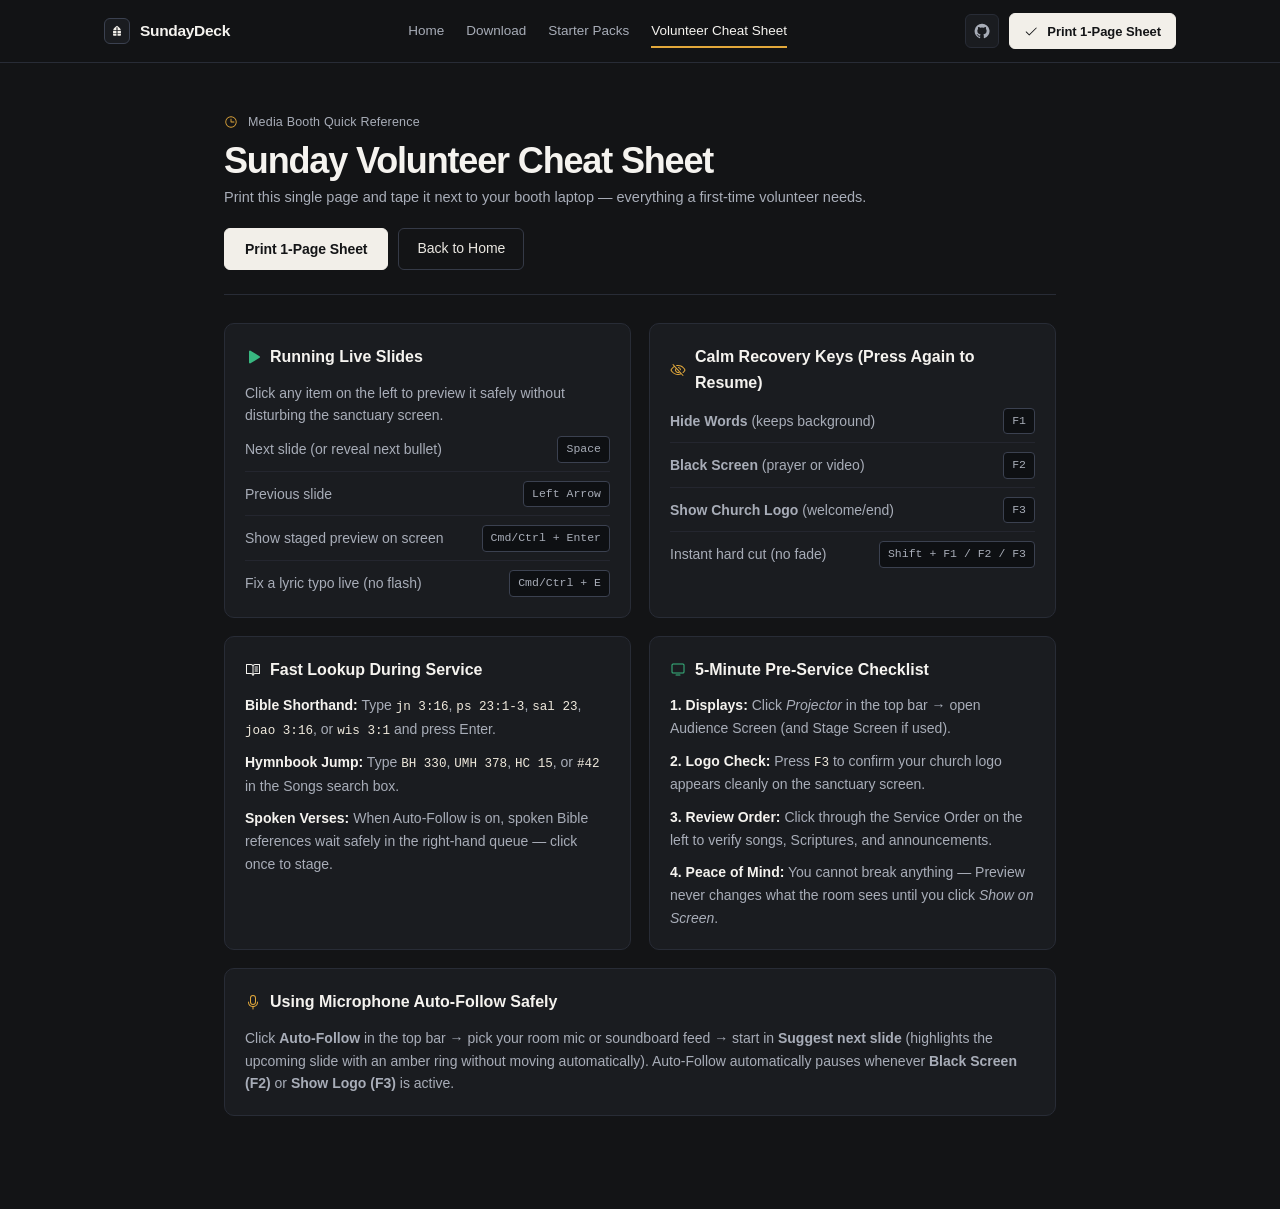
<file: docs/cheat-sheet.html>
<!DOCTYPE html>
<html lang="en">
<head>
  <meta charset="utf-8" />
  <meta name="viewport" content="width=device-width, initial-scale=1" />
  <meta name="referrer" content="strict-origin-when-cross-origin" />
  <meta
    http-equiv="Content-Security-Policy"
    content="default-src 'self'; script-src 'self'; style-src 'self' 'unsafe-inline' https://fonts.googleapis.com; font-src 'self' https://fonts.gstatic.com; img-src 'self' data:;"
  />
  <title>Sunday Volunteer Cheat Sheet — SundayDeck Church Presentation Software</title>
  <meta
    name="description"
    content="One-page printable Sunday morning quick reference for church media booth volunteers using SundayDeck."
  />
  <link rel="canonical" href="https://tobhoster.github.io/sundaydeck/cheat-sheet.html" />
  <meta property="og:title" content="Sunday Volunteer Cheat Sheet — SundayDeck" />
  <meta property="og:description" content="Print and tape next to your media booth laptop. Every shortcut and recovery key on one clean page." />
  <meta property="og:url" content="https://tobhoster.github.io/sundaydeck/cheat-sheet.html" />
  <meta property="og:image" content="https://tobhoster.github.io/sundaydeck/media/og-card.png" />
  <link rel="icon" href="favicon.svg" type="image/svg+xml" />
  <link rel="preconnect" href="https://fonts.googleapis.com" />
  <link rel="preconnect" href="https://fonts.gstatic.com" crossorigin />
  <link
    href="https://fonts.googleapis.com/css2?family=Newsreader:ital,opsz,wght@0,6..72,500;1,6..72,400&family=Plus+Jakarta+Sans:wght@400;500;600;700&display=swap"
    rel="stylesheet"
  />
  <link rel="stylesheet" href="style.css" />
  <style>
    .sheet-wrap { max-width: 880px; margin: 0 auto; padding: 48px 24px 72px; }
    .sheet-head { display: flex; flex-wrap: wrap; align-items: flex-end; justify-content: space-between; gap: 18px; padding-bottom: 24px; border-bottom: 1px solid var(--border); margin-bottom: 28px; }
    .sheet-grid { display: grid; grid-template-columns: repeat(2, minmax(0, 1fr)); gap: 18px; margin-bottom: 22px; }
    .sheet-box { background: var(--pane); border: 1px solid var(--border); border-radius: 10px; padding: 20px; }
    .sheet-box h3 { font-size: 16px; margin-bottom: 12px; display: flex; align-items: center; gap: 9px; }
    .sheet-list { list-style: none; display: flex; flex-direction: column; gap: 9px; font-size: 14px; color: var(--ink-secondary); }
    .sheet-list li { display: flex; align-items: center; justify-content: space-between; gap: 12px; padding-bottom: 8px; border-bottom: 1px solid rgba(40, 44, 54, 0.7); }
    .sheet-list li:last-child { border-bottom: none; padding-bottom: 0; }
    .sheet-steps { list-style: none; display: flex; flex-direction: column; gap: 10px; font-size: 14px; color: var(--ink-secondary); }
    .sheet-steps strong { color: var(--ink); }
    .sheet-full { grid-column: 1 / -1; }
    @media (max-width: 760px) { .sheet-grid { grid-template-columns: 1fr; } }
    @media print {
      @page { margin: 0.45in; }
      header, .no-print { display: none !important; }
      html, body { background: #ffffff !important; color: #111111 !important; }
      .sheet-wrap { padding: 0; max-width: 100%; }
      .sheet-head { border-bottom: 2px solid #222222; margin-bottom: 16px; padding-bottom: 12px; }
      .sheet-box { background: #ffffff !important; border: 1px solid #cccccc !important; padding: 14px; break-inside: avoid; }
      .sheet-list, .sheet-steps, p { color: #222222 !important; }
      .sheet-list li { border-bottom-color: #e5e5e5 !important; }
      h1, h2, h3, strong { color: #000000 !important; }
      kbd { background: #f2f2f2 !important; border: 1px solid #999999 !important; color: #000000 !important; }
      .ic { display: none; }
    }
  </style>
</head>
<body>
  <header class="no-print">
    <div class="wrap nav">
      <a class="brand" href="index.html">
        <span class="brand-mark">
          <span class="ic ic-sm" style="--ic: url('icons/church-logo.svg');"></span>
        </span>
        <span>SundayDeck</span>
      </a>
      <nav class="nav-links">
        <a href="index.html">Home</a>
        <a href="download.html">Download</a>
        <a href="packs.html">Starter Packs</a>
        <a href="cheat-sheet.html" class="active">Volunteer Cheat Sheet</a>
      </nav>
      <div class="nav-right">
        <a
          class="btn-icon"
          href="https://github.com/tobhoster/sundaydeck"
          target="_blank"
          rel="noopener noreferrer"
          aria-label="SundayDeck on GitHub"
          title="View source on GitHub"
        >
          <span class="ic" style="--ic: url('icons/github.svg');"></span>
        </a>
        <button class="btn-primary" type="button" data-print-page style="height: 36px; padding: 0 14px; font-size: 13px;">
          <span class="ic ic-sm" style="--ic: url('icons/check.svg');"></span>
          <span>Print 1-Page Sheet</span>
        </button>
      </div>
    </div>
  </header>

  <main class="sheet-wrap">
    <div class="sheet-head">
      <div>
        <div class="kicker" style="margin-bottom: 10px;">
          <span class="ic ic-sm ic-amber" style="--ic: url('icons/clock.svg');"></span>
          <span>Media Booth Quick Reference</span>
        </div>
        <h1 style="font-size: clamp(26px, 3.6vw, 36px); margin-bottom: 6px;">Sunday Volunteer Cheat Sheet</h1>
        <p style="color: var(--ink-secondary); font-size: 14.5px;">
          Print this single page and tape it next to your booth laptop — everything a first-time volunteer needs.
        </p>
      </div>
      <div class="no-print" style="display: flex; gap: 10px;">
        <button class="btn-primary" type="button" data-print-page>Print 1-Page Sheet</button>
        <a class="btn-secondary" href="index.html">Back to Home</a>
      </div>
    </div>

    <div class="sheet-grid">
      <section class="sheet-box">
        <h3>
          <span class="ic ic-emerald" style="--ic: url('icons/play-fill.svg');"></span>
          <span>Running Live Slides</span>
        </h3>
        <ul class="sheet-list">
          <span>Click any item on the left to preview it safely without disturbing the sanctuary screen.</span>
          <li><span>Next slide (or reveal next bullet)</span><kbd>Space</kbd></li>
          <li><span>Previous slide</span><kbd>Left Arrow</kbd></li>
          <li><span>Show staged preview on screen</span><kbd>Cmd/Ctrl + Enter</kbd></li>
          <li><span>Fix a lyric typo live (no flash)</span><kbd>Cmd/Ctrl + E</kbd></li>
        </ul>
      </section>

      <section class="sheet-box">
        <h3>
          <span class="ic ic-amber" style="--ic: url('icons/eye-slash.svg');"></span>
          <span>Calm Recovery Keys (Press Again to Resume)</span>
        </h3>
        <ul class="sheet-list">
          <li><span><strong>Hide Words</strong> (keeps background)</span><kbd>F1</kbd></li>
          <li><span><strong>Black Screen</strong> (prayer or video)</span><kbd>F2</kbd></li>
          <li><span><strong>Show Church Logo</strong> (welcome/end)</span><kbd>F3</kbd></li>
          <li><span>Instant hard cut (no fade)</span><kbd>Shift + F1 / F2 / F3</kbd></li>
        </ul>
      </section>

      <section class="sheet-box">
        <h3>
          <span class="ic" style="--ic: url('icons/book-open-text.svg');"></span>
          <span>Fast Lookup During Service</span>
        </h3>
        <ul class="sheet-steps">
          <li><strong>Bible Shorthand:</strong> Type <code>jn 3:16</code>, <code>ps 23:1-3</code>, <code>sal 23</code>, <code>joao 3:16</code>, or <code>wis 3:1</code> and press Enter.</li>
          <li><strong>Hymnbook Jump:</strong> Type <code>BH 330</code>, <code>UMH 378</code>, <code>HC 15</code>, or <code>#42</code> in the Songs search box.</li>
          <li><strong>Spoken Verses:</strong> When Auto-Follow is on, spoken Bible references wait safely in the right-hand queue — click once to stage.</li>
        </ul>
      </section>

      <section class="sheet-box">
        <h3>
          <span class="ic ic-emerald" style="--ic: url('icons/monitor.svg');"></span>
          <span>5-Minute Pre-Service Checklist</span>
        </h3>
        <ul class="sheet-steps">
          <li><strong>1. Displays:</strong> Click <em>Projector</em> in the top bar → open Audience Screen (and Stage Screen if used).</li>
          <li><strong>2. Logo Check:</strong> Press <code>F3</code> to confirm your church logo appears cleanly on the sanctuary screen.</li>
          <li><strong>3. Review Order:</strong> Click through the Service Order on the left to verify songs, Scriptures, and announcements.</li>
          <li><strong>4. Peace of Mind:</strong> You cannot break anything — Preview never changes what the room sees until you click <em>Show on Screen</em>.</li>
        </ul>
      </section>

      <section class="sheet-box sheet-full">
        <h3>
          <span class="ic ic-amber" style="--ic: url('icons/microphone.svg');"></span>
          <span>Using Microphone Auto-Follow Safely</span>
        </h3>
        <p style="font-size: 14px; color: var(--ink-secondary);">
          Click <strong>Auto-Follow</strong> in the top bar → pick your room mic or soundboard feed → start in
          <strong>Suggest next slide</strong> (highlights the upcoming slide with an amber ring without moving automatically).
          Auto-Follow automatically pauses whenever <strong>Black Screen (F2)</strong> or <strong>Show Logo (F3)</strong> is active.
        </p>
      </section>
    </div>
  </main>
  <script src="downloads.js" defer></script>
</body>
</html>
</file>
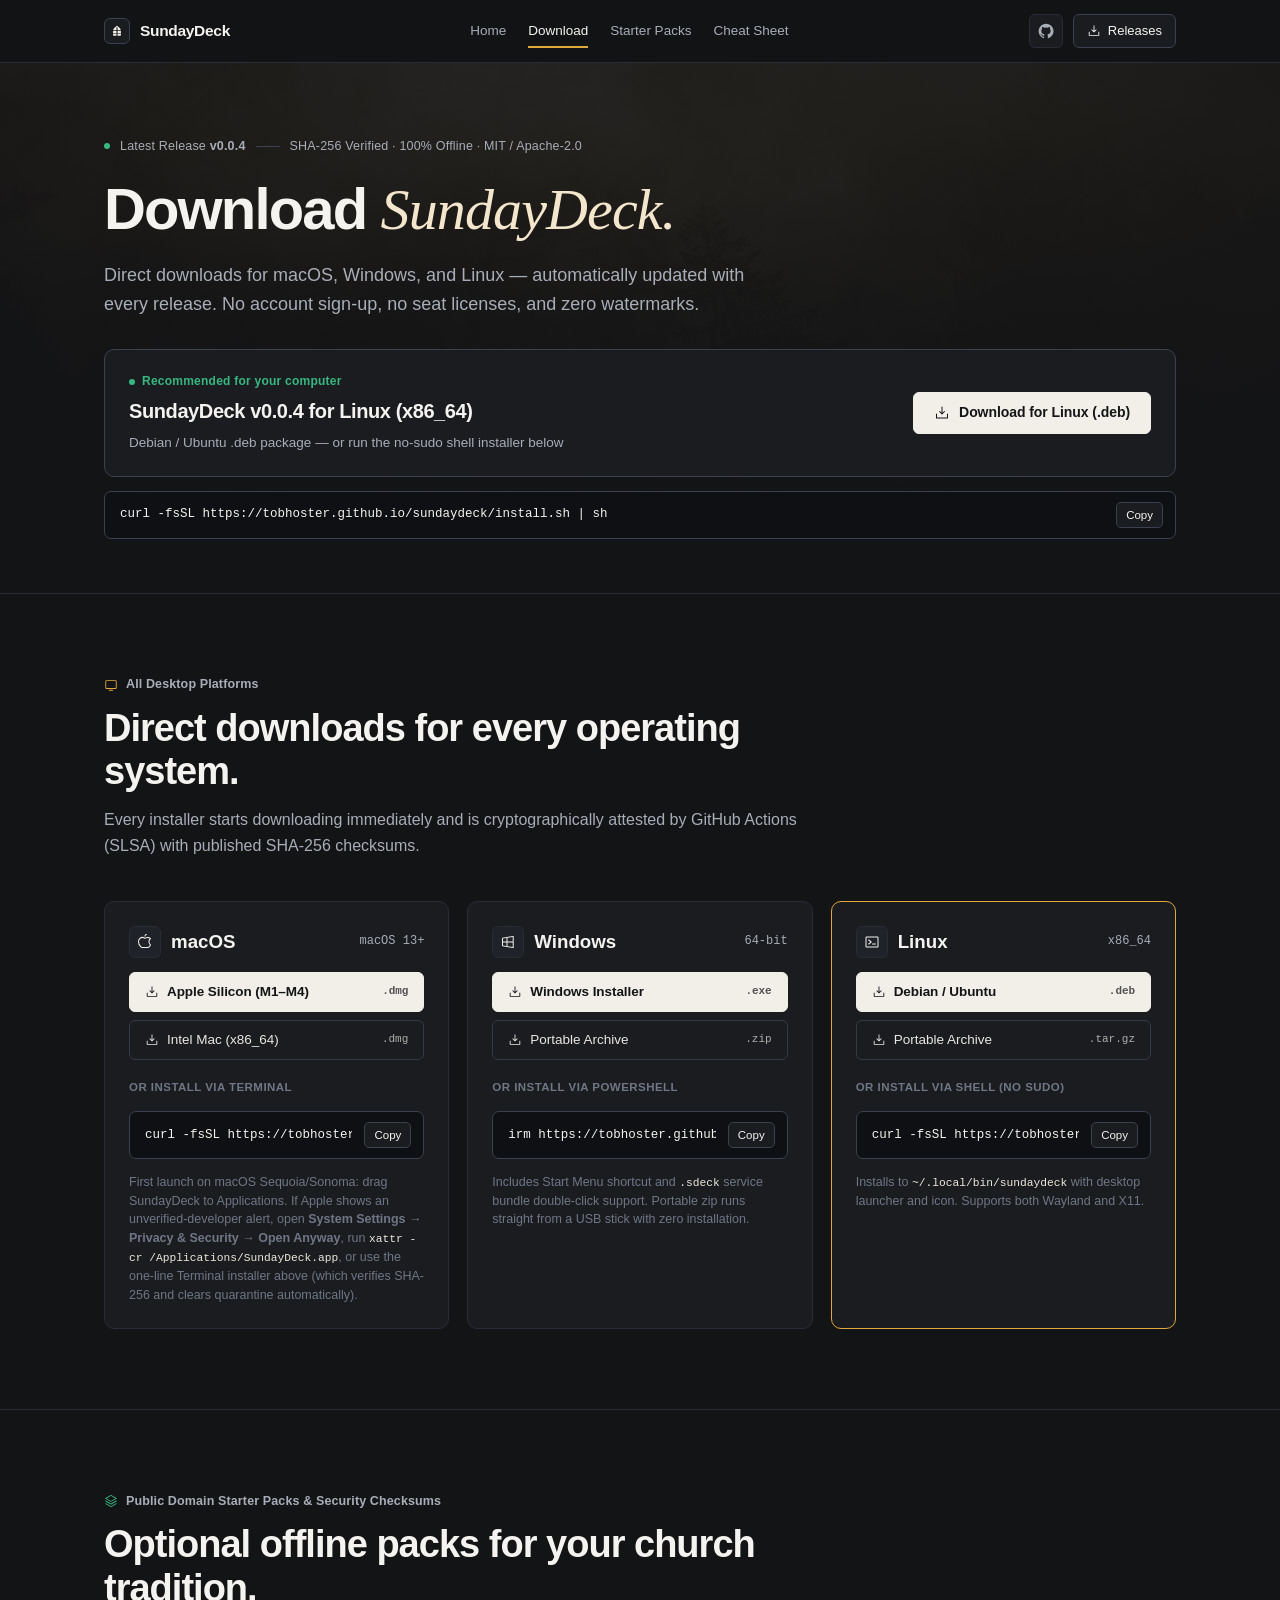
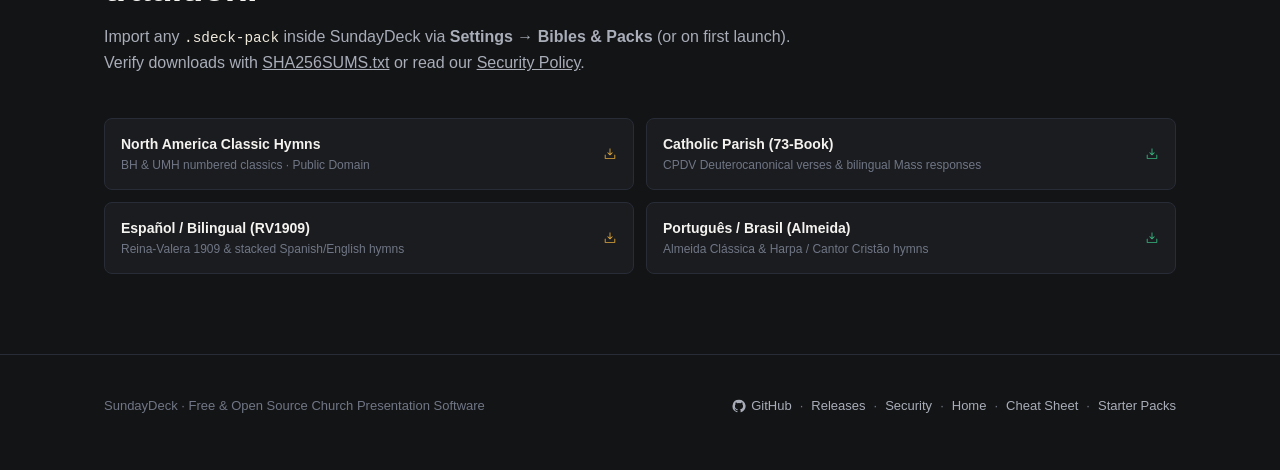
<file: docs/download.html>
<!DOCTYPE html>
<html lang="en">
<head>
  <meta charset="utf-8" />
  <meta name="viewport" content="width=device-width, initial-scale=1" />
  <meta name="referrer" content="strict-origin-when-cross-origin" />
  <meta
    http-equiv="Content-Security-Policy"
    content="default-src 'self'; script-src 'self'; style-src 'self' 'unsafe-inline' https://fonts.googleapis.com; font-src 'self' https://fonts.gstatic.com; img-src 'self' data:; media-src 'self'; connect-src 'self' https://api.github.com;"
  />
  <title>Download SundayDeck — Free ProPresenter &amp; EasyWorship Alternative (Mac, Windows &amp; Linux)</title>
  <meta
    name="description"
    content="Direct free downloads for SundayDeck on macOS (Apple Silicon & Intel), Windows, and Linux — or install in one line. A free, offline ProPresenter and EasyWorship alternative."
  />
  <link rel="canonical" href="https://tobhoster.github.io/sundaydeck/download.html" />
  <meta property="og:type" content="website" />
  <meta property="og:url" content="https://tobhoster.github.io/sundaydeck/download.html" />
  <meta property="og:title" content="Download SundayDeck — Free for macOS, Windows &amp; Linux" />
  <meta property="og:description" content="Direct installers, SHA-256 verified one-line scripts, and Public Domain starter packs for macOS, Windows, and Linux." />
  <meta property="og:image" content="https://tobhoster.github.io/sundaydeck/media/og-card.png" />
  <meta name="twitter:card" content="summary_large_image" />
  <meta name="twitter:image" content="https://tobhoster.github.io/sundaydeck/media/og-card.png" />
  <link rel="icon" href="favicon.svg" type="image/svg+xml" />
  <link rel="preconnect" href="https://fonts.googleapis.com" />
  <link rel="preconnect" href="https://fonts.gstatic.com" crossorigin />
  <link
    href="https://fonts.googleapis.com/css2?family=Newsreader:ital,opsz,wght@0,6..72,400;0,6..72,500;1,6..72,400;1,6..72,500&family=Plus+Jakarta+Sans:wght@400;500;600;700&display=swap"
    rel="stylesheet"
  />
  <link rel="stylesheet" href="style.css" />
  <style>
    .dl-hero {
      position: relative;
      overflow: hidden;
      padding: 68px 0 54px;
      border-bottom: 1px solid var(--border);
    }
    .auto-dl-notice {
      margin-top: 18px;
      padding: 12px 16px;
      border-radius: 8px;
      background: rgba(56, 183, 128, 0.12);
      border: 1px solid rgba(56, 183, 128, 0.45);
      color: var(--ink);
      font-size: 13.5px;
    }
    .auto-dl-notice a {
      text-decoration: underline;
      color: var(--ivory);
      font-weight: 600;
    }
    .dl-primary-box {
      margin-top: 26px;
      padding: 22px 24px;
      border-radius: 10px;
      background: var(--pane);
      border: 1px solid var(--border-strong);
      display: flex;
      flex-wrap: wrap;
      align-items: center;
      justify-content: space-between;
      gap: 18px;
    }
    .dl-primary-meta {
      display: flex;
      flex-direction: column;
      gap: 4px;
    }
    .dl-primary-label {
      font-size: 12px;
      font-weight: 600;
      color: var(--emerald);
      letter-spacing: 0.02em;
      display: inline-flex;
      align-items: center;
      gap: 7px;
    }
    .dl-primary-title {
      font-family: var(--font-display);
      font-size: 20px;
      font-weight: 600;
      letter-spacing: -0.02em;
    }
    .dl-primary-sub {
      font-size: 13.5px;
      color: var(--ink-secondary);
    }
    .cmd-bar {
      display: flex;
      align-items: center;
      justify-content: space-between;
      gap: 12px;
      background: var(--recessed);
      border: 1px solid var(--border-strong);
      border-radius: 7px;
      padding: 10px 12px 10px 15px;
      margin-top: 14px;
    }
    .cmd-bar code {
      font-family: var(--font-mono);
      font-size: 12.5px;
      color: var(--ink);
      overflow-x: auto;
      white-space: nowrap;
      scrollbar-width: none;
    }
    .cmd-bar code::-webkit-scrollbar { display: none; }
    .dl-grid {
      display: grid;
      grid-template-columns: repeat(3, minmax(0, 1fr));
      gap: 18px;
    }
    .dl-card {
      background: var(--pane);
      border: 1px solid var(--border);
      border-radius: 10px;
      padding: 24px;
      display: flex;
      flex-direction: column;
      gap: 14px;
    }
    .dl-card.is-detected {
      border-color: var(--amber);
    }
    .dl-card-head {
      display: flex;
      align-items: center;
      justify-content: space-between;
      gap: 10px;
    }
    .dl-actions {
      display: flex;
      flex-direction: column;
      gap: 8px;
    }
    .dl-actions .btn-primary,
    .dl-actions .btn-secondary {
      width: 100%;
      justify-content: space-between;
      padding: 0 15px;
      height: 40px;
      font-size: 13.5px;
    }
    .dl-note {
      font-size: 12.5px;
      color: var(--ink-muted);
      line-height: 1.5;
    }
    .dl-cmd-label {
      font-size: 11.5px;
      font-weight: 600;
      color: var(--ink-muted);
      text-transform: uppercase;
      letter-spacing: 0.04em;
      margin-top: 4px;
    }
    .packs-strip {
      display: grid;
      grid-template-columns: repeat(2, minmax(0, 1fr));
      gap: 12px;
    }
    .pack-dl-link {
      display: flex;
      align-items: center;
      justify-content: space-between;
      gap: 12px;
      padding: 14px 16px;
      border-radius: 8px;
      background: var(--pane);
      border: 1px solid var(--border);
      transition: border-color 0.16s ease, background-color 0.16s ease;
    }
    .pack-dl-link:hover {
      border-color: var(--border-strong);
      background: var(--card);
    }
    .pack-dl-title {
      font-family: var(--font-display);
      font-size: 14px;
      font-weight: 600;
      color: var(--ink);
    }
    .pack-dl-sub {
      font-size: 12px;
      color: var(--ink-muted);
    }
    .ver-pill {
      display: inline-flex;
      align-items: center;
      gap: 7px;
      font-family: var(--font-mono);
      font-size: 12px;
      color: var(--ink-secondary);
    }
    @media (max-width: 960px) {
      .dl-grid { grid-template-columns: 1fr; }
      .packs-strip { grid-template-columns: 1fr; }
    }
  </style>
</head>
<body>
  <header>
    <div class="wrap nav">
      <a class="brand" href="index.html">
        <span class="brand-mark">
          <span class="ic ic-sm" style="--ic: url('icons/church-logo.svg');"></span>
        </span>
        <span>SundayDeck</span>
      </a>
      <nav class="nav-links">
        <a href="index.html">Home</a>
        <a href="download.html" class="active">Download</a>
        <a href="packs.html">Starter Packs</a>
        <a href="cheat-sheet.html">Cheat Sheet</a>
      </nav>
      <div class="nav-right">
        <a
          class="btn-icon"
          href="https://github.com/tobhoster/sundaydeck"
          target="_blank"
          rel="noopener noreferrer"
          aria-label="SundayDeck on GitHub"
          title="View source on GitHub"
        >
          <span class="ic" style="--ic: url('icons/github.svg');"></span>
        </a>
        <a
          class="btn-nav"
          href="https://github.com/tobhoster/sundaydeck/releases"
          target="_blank"
          rel="noopener noreferrer"
        >
          <span class="ic ic-sm" style="--ic: url('icons/download-simple.svg');"></span>
          <span>Releases</span>
        </a>
      </div>
    </div>
  </header>

  <main>
    <section class="dl-hero">
      <div class="hero-ambient" aria-hidden="true">
        <video
          class="hero-ambient-video"
          autoplay
          muted
          loop
          playsinline
          preload="metadata"
          poster="media/bg/golden-light.jpg"
        >
          <source src="media/bg/golden-light-loop.mp4" type="video/mp4" />
        </video>
        <div class="hero-ambient-scrim"></div>
      </div>

      <div class="wrap hero-content">
        <div class="kicker">
          <span class="dot dot-emerald"></span>
          <span>Latest Release <strong data-release-version>v0.0.4</strong></span>
          <span class="kicker-rule"></span>
          <span>SHA-256 Verified · 100% Offline · MIT / Apache-2.0</span>
        </div>
        <h1>Download <span class="serif-accent">SundayDeck.</span></h1>
        <p class="lead">
          Direct downloads for macOS, Windows, and Linux — automatically updated with every release.
          No account sign-up, no seat licenses, and zero watermarks.
        </p>

        <div class="auto-dl-notice" id="auto-dl-notice" hidden>
          Your download is starting automatically. If it did not start, <a href="#" download>click here to download directly</a>.
        </div>

        <div class="dl-primary-box" id="recommended-box">
          <div class="dl-primary-meta">
            <span class="dl-primary-label">
              <span class="dot dot-emerald"></span>
              <span>Recommended for your computer</span>
            </span>
            <div class="dl-primary-title" id="rec-title">SundayDeck v0.0.4 for macOS (Apple Silicon)</div>
            <div class="dl-primary-sub" id="rec-sub">macOS 13 Ventura or later · Direct installer download</div>
          </div>
          <a
            class="btn-primary"
            id="rec-btn"
            data-dl-key="recommended"
            href="https://github.com/tobhoster/sundaydeck/releases/download/v0.0.4/SundayDeck-0.0.4-macOS-arm64.dmg"
            download
          >
            <span class="ic" style="--ic: url('icons/download-simple.svg');"></span>
            <span id="rec-btn-text">Download for macOS (.dmg)</span>
          </a>
        </div>

        <div class="cmd-bar">
          <code id="hero-cmd">curl -fsSL https://tobhoster.github.io/sundaydeck/install.sh | sh</code>
          <button class="copy-btn" type="button" data-copy-target="hero-cmd">
            <span>Copy</span>
          </button>
        </div>
      </div>
    </section>

    <section>
      <div class="wrap">
        <div class="sec-head">
          <div class="sec-label">
            <span class="ic ic-sm ic-amber" style="--ic: url('icons/monitor.svg');"></span>
            <span>All Desktop Platforms</span>
          </div>
          <h2>Direct downloads for every operating system.</h2>
          <p class="sec-copy">
            Every installer starts downloading immediately and is cryptographically attested by
            GitHub Actions (SLSA) with published SHA-256 checksums.
          </p>
        </div>

        <div class="dl-grid">
          <article class="dl-card" id="card-macos">
            <div class="dl-card-head">
              <div class="card-title-row">
                <span class="icon-chip">
                  <span class="ic" style="--ic: url('icons/apple.svg');"></span>
                </span>
                <h3>macOS</h3>
              </div>
              <span class="ver-pill">macOS 13+</span>
            </div>

            <div class="dl-actions">
              <a
                class="btn-primary"
                data-dl-key="mac-arm64"
                href="https://github.com/tobhoster/sundaydeck/releases/download/v0.0.4/SundayDeck-0.0.4-macOS-arm64.dmg"
                download
              >
                <span class="dl-btn-left">
                  <span class="ic ic-sm" style="--ic: url('icons/download-simple.svg');"></span>
                  <span>Apple Silicon (M1–M4)</span>
                </span>
                <span class="dl-size-tag" data-dl-size>.dmg</span>
              </a>
              <a
                class="btn-secondary"
                data-dl-key="mac-x64"
                href="https://github.com/tobhoster/sundaydeck/releases/download/v0.0.4/SundayDeck-0.0.4-macOS-x86_64.dmg"
                download
              >
                <span class="dl-btn-left">
                  <span class="ic ic-sm" style="--ic: url('icons/download-simple.svg');"></span>
                  <span>Intel Mac (x86_64)</span>
                </span>
                <span class="dl-size-tag" data-dl-size>.dmg</span>
              </a>
            </div>

            <div class="dl-cmd-label">Or install via Terminal</div>
            <div class="cmd-bar" style="margin-top: 0;">
              <code id="cmd-mac">curl -fsSL https://tobhoster.github.io/sundaydeck/install.sh | sh</code>
              <button class="copy-btn" type="button" data-copy-target="cmd-mac"><span>Copy</span></button>
            </div>
            <p class="dl-note">
              First launch on macOS Sequoia/Sonoma: drag SundayDeck to Applications. If Apple shows
              an unverified-developer alert, open
              <strong>System Settings → Privacy &amp; Security → Open Anyway</strong>, run
              <code>xattr -cr /Applications/SundayDeck.app</code>, or use the one-line Terminal
              installer above (which verifies SHA-256 and clears quarantine automatically).
            </p>
          </article>

          <article class="dl-card" id="card-windows">
            <div class="dl-card-head">
              <div class="card-title-row">
                <span class="icon-chip">
                  <span class="ic" style="--ic: url('icons/windows.svg');"></span>
                </span>
                <h3>Windows</h3>
              </div>
              <span class="ver-pill">64-bit</span>
            </div>

            <div class="dl-actions">
              <a
                class="btn-primary"
                data-dl-key="win-exe"
                href="https://github.com/tobhoster/sundaydeck/releases/download/v0.0.4/SundayDeck-0.0.4-windows-x86_64-setup.exe"
                download
              >
                <span class="dl-btn-left">
                  <span class="ic ic-sm" style="--ic: url('icons/download-simple.svg');"></span>
                  <span>Windows Installer</span>
                </span>
                <span class="dl-size-tag" data-dl-size>.exe</span>
              </a>
              <a
                class="btn-secondary"
                data-dl-key="win-zip"
                href="https://github.com/tobhoster/sundaydeck/releases/download/v0.0.4/SundayDeck-0.0.4-windows-x86_64.zip"
                download
              >
                <span class="dl-btn-left">
                  <span class="ic ic-sm" style="--ic: url('icons/download-simple.svg');"></span>
                  <span>Portable Archive</span>
                </span>
                <span class="dl-size-tag" data-dl-size>.zip</span>
              </a>
            </div>

            <div class="dl-cmd-label">Or install via PowerShell</div>
            <div class="cmd-bar" style="margin-top: 0;">
              <code id="cmd-win">irm https://tobhoster.github.io/sundaydeck/install.ps1 | iex</code>
              <button class="copy-btn" type="button" data-copy-target="cmd-win"><span>Copy</span></button>
            </div>
            <p class="dl-note">
              Includes Start Menu shortcut and <code>.sdeck</code> service bundle double-click
              support. Portable zip runs straight from a USB stick with zero installation.
            </p>
          </article>

          <article class="dl-card" id="card-linux">
            <div class="dl-card-head">
              <div class="card-title-row">
                <span class="icon-chip">
                  <span class="ic" style="--ic: url('icons/terminal.svg');"></span>
                </span>
                <h3>Linux</h3>
              </div>
              <span class="ver-pill">x86_64</span>
            </div>

            <div class="dl-actions">
              <a
                class="btn-primary"
                data-dl-key="linux-deb"
                href="https://github.com/tobhoster/sundaydeck/releases/download/v0.0.4/sundaydeck_0.0.4_amd64.deb"
                download
              >
                <span class="dl-btn-left">
                  <span class="ic ic-sm" style="--ic: url('icons/download-simple.svg');"></span>
                  <span>Debian / Ubuntu</span>
                </span>
                <span class="dl-size-tag" data-dl-size>.deb</span>
              </a>
              <a
                class="btn-secondary"
                data-dl-key="linux-tar"
                href="https://github.com/tobhoster/sundaydeck/releases/download/v0.0.4/SundayDeck-0.0.4-linux-x86_64.tar.gz"
                download
              >
                <span class="dl-btn-left">
                  <span class="ic ic-sm" style="--ic: url('icons/download-simple.svg');"></span>
                  <span>Portable Archive</span>
                </span>
                <span class="dl-size-tag" data-dl-size>.tar.gz</span>
              </a>
            </div>

            <div class="dl-cmd-label">Or install via Shell (no sudo)</div>
            <div class="cmd-bar" style="margin-top: 0;">
              <code id="cmd-linux">curl -fsSL https://tobhoster.github.io/sundaydeck/install.sh | sh</code>
              <button class="copy-btn" type="button" data-copy-target="cmd-linux"><span>Copy</span></button>
            </div>
            <p class="dl-note">
              Installs to <code>~/.local/bin/sundaydeck</code> with desktop launcher and icon.
              Supports both Wayland and X11.
            </p>
          </article>
        </div>
      </div>
    </section>

    <section>
      <div class="wrap">
        <div class="sec-head">
          <div class="sec-label">
            <span class="ic ic-sm ic-emerald" style="--ic: url('icons/stack.svg');"></span>
            <span>Public Domain Starter Packs &amp; Security Checksums</span>
          </div>
          <h2>Optional offline packs for your church tradition.</h2>
          <p class="sec-copy">
            Import any <code>.sdeck-pack</code> inside SundayDeck via
            <strong>Settings → Bibles &amp; Packs</strong> (or on first launch).
            Verify downloads with
            <a
              data-dl-key="checksums"
              href="https://github.com/tobhoster/sundaydeck/releases/download/v0.0.4/SHA256SUMS.txt"
              download
              style="text-decoration: underline;"
            >SHA256SUMS.txt</a>
            or read our
            <a
              href="https://github.com/tobhoster/sundaydeck/blob/main/SECURITY.md"
              target="_blank"
              rel="noopener noreferrer"
              style="text-decoration: underline;"
            >Security Policy</a>.
          </p>
        </div>

        <div class="packs-strip">
          <a
            class="pack-dl-link"
            data-dl-key="pack-na"
            href="https://github.com/tobhoster/sundaydeck/releases/download/v0.0.4/north-america-classic-hymns.sdeck-pack"
            download
          >
            <div>
              <div class="pack-dl-title">North America Classic Hymns</div>
              <div class="pack-dl-sub">BH &amp; UMH numbered classics · Public Domain</div>
            </div>
            <span class="ic ic-sm ic-amber" style="--ic: url('icons/download-simple.svg');"></span>
          </a>

          <a
            class="pack-dl-link"
            data-dl-key="pack-catholic"
            href="https://github.com/tobhoster/sundaydeck/releases/download/v0.0.4/catholic-parish-73book.sdeck-pack"
            download
          >
            <div>
              <div class="pack-dl-title">Catholic Parish (73-Book)</div>
              <div class="pack-dl-sub">CPDV Deuterocanonical verses &amp; bilingual Mass responses</div>
            </div>
            <span class="ic ic-sm ic-emerald" style="--ic: url('icons/download-simple.svg');"></span>
          </a>

          <a
            class="pack-dl-link"
            data-dl-key="pack-es"
            href="https://github.com/tobhoster/sundaydeck/releases/download/v0.0.4/spanish-himnario-rv1909.sdeck-pack"
            download
          >
            <div>
              <div class="pack-dl-title">Español / Bilingual (RV1909)</div>
              <div class="pack-dl-sub">Reina-Valera 1909 &amp; stacked Spanish/English hymns</div>
            </div>
            <span class="ic ic-sm ic-amber" style="--ic: url('icons/download-simple.svg');"></span>
          </a>

          <a
            class="pack-dl-link"
            data-dl-key="pack-pt"
            href="https://github.com/tobhoster/sundaydeck/releases/download/v0.0.4/portuguese-almeida-hinos.sdeck-pack"
            download
          >
            <div>
              <div class="pack-dl-title">Português / Brasil (Almeida)</div>
              <div class="pack-dl-sub">Almeida Clássica &amp; Harpa / Cantor Cristão hymns</div>
            </div>
            <span class="ic ic-sm ic-emerald" style="--ic: url('icons/download-simple.svg');"></span>
          </a>
        </div>
      </div>
    </section>
  </main>

  <footer>
    <div class="wrap foot-row">
      <span>SundayDeck · Free &amp; Open Source Church Presentation Software</span>
      <span class="foot-links">
        <a class="foot-gh" href="https://github.com/tobhoster/sundaydeck" target="_blank" rel="noopener noreferrer">
          <span class="ic ic-sm" style="--ic: url('icons/github.svg');"></span>
          <span>GitHub</span>
        </a>
        <span aria-hidden="true">·</span>
        <a href="https://github.com/tobhoster/sundaydeck/releases" target="_blank" rel="noopener noreferrer">Releases</a>
        <span aria-hidden="true">·</span>
        <a href="https://github.com/tobhoster/sundaydeck/blob/main/SECURITY.md" target="_blank" rel="noopener noreferrer">Security</a>
        <span aria-hidden="true">·</span>
        <a href="index.html">Home</a>
        <span aria-hidden="true">·</span>
        <a href="cheat-sheet.html">Cheat Sheet</a>
        <span aria-hidden="true">·</span>
        <a href="packs.html">Starter Packs</a>
      </span>
    </div>
  </footer>

  <script src="downloads.js" defer></script>
</body>
</html>
</file>
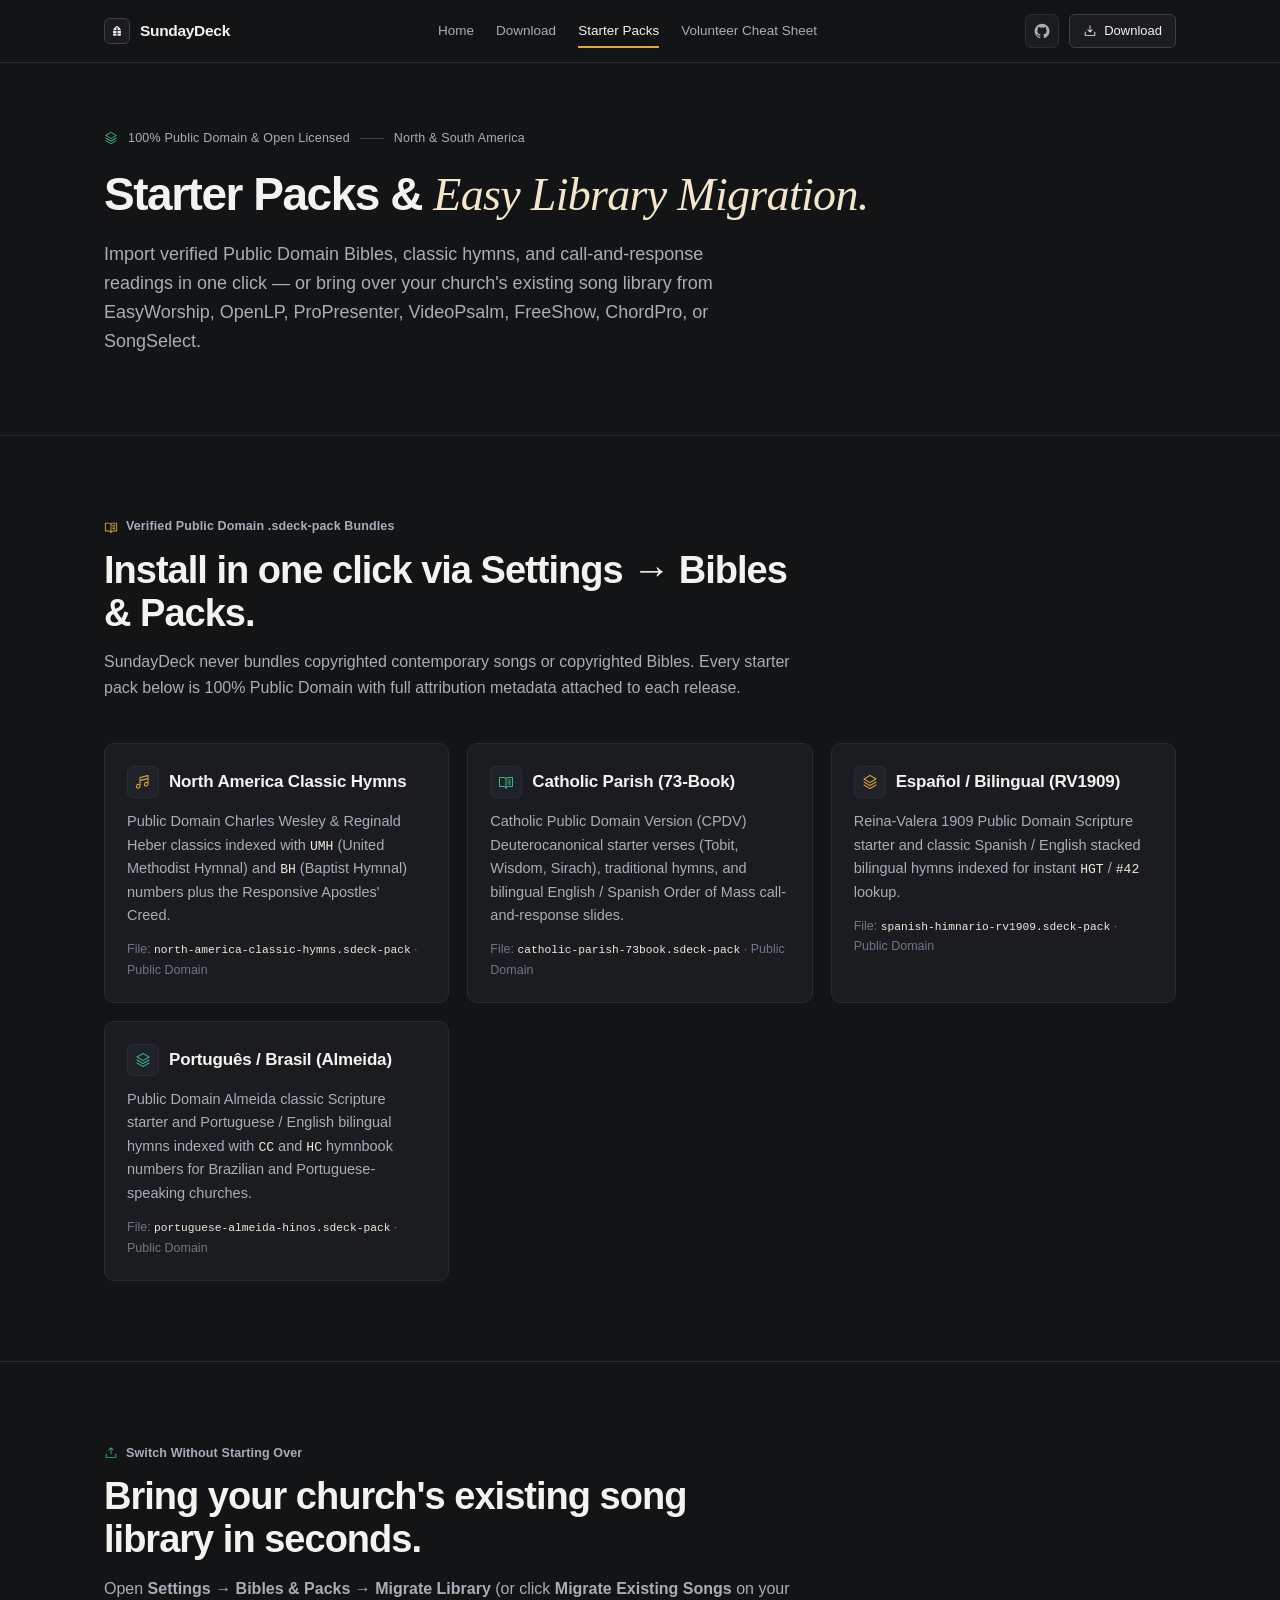
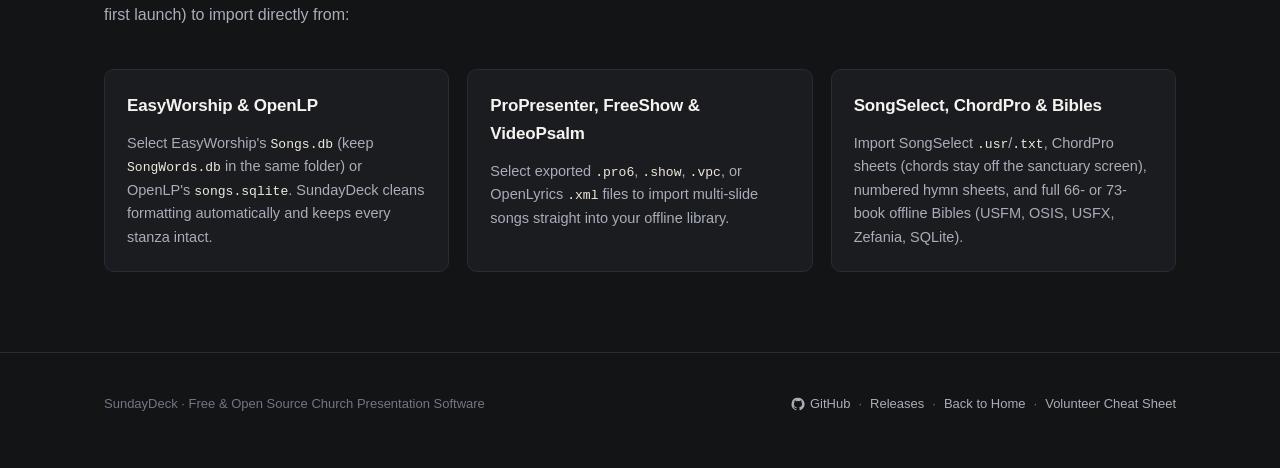
<file: docs/packs.html>
<!DOCTYPE html>
<html lang="en">
<head>
  <meta charset="utf-8" />
  <meta name="viewport" content="width=device-width, initial-scale=1" />
  <meta name="referrer" content="strict-origin-when-cross-origin" />
  <meta
    http-equiv="Content-Security-Policy"
    content="default-src 'self'; script-src 'self'; style-src 'self' 'unsafe-inline' https://fonts.googleapis.com; font-src 'self' https://fonts.gstatic.com; img-src 'self' data:;"
  />
  <title>Import from EasyWorship, ProPresenter &amp; OpenLP + Free Starter Packs — SundayDeck</title>
  <meta
    name="description"
    content="Migrate songs from EasyWorship, ProPresenter, OpenLP, FreeShow, VideoPsalm, and SongSelect into SundayDeck, plus download verified Public Domain Bibles and hymn packs."
  />
  <link rel="canonical" href="https://tobhoster.github.io/sundaydeck/packs.html" />
  <meta property="og:title" content="Starter Packs &amp; Migration — SundayDeck" />
  <meta property="og:description" content="Verified Public Domain Bibles, classic hymns, and call-and-response liturgy packs for churches across North &amp; South America." />
  <meta property="og:url" content="https://tobhoster.github.io/sundaydeck/packs.html" />
  <meta property="og:image" content="https://tobhoster.github.io/sundaydeck/media/og-card.png" />
  <link rel="icon" href="favicon.svg" type="image/svg+xml" />
  <link rel="preconnect" href="https://fonts.googleapis.com" />
  <link rel="preconnect" href="https://fonts.gstatic.com" crossorigin />
  <link
    href="https://fonts.googleapis.com/css2?family=Newsreader:ital,opsz,wght@0,6..72,400;0,6..72,500;1,6..72,400;1,6..72,500&family=Plus+Jakarta+Sans:wght@400;500;600;700&display=swap"
    rel="stylesheet"
  />
  <link rel="stylesheet" href="style.css" />
</head>
<body>
  <header>
    <div class="wrap nav">
      <a class="brand" href="index.html">
        <span class="brand-mark">
          <span class="ic ic-sm" style="--ic: url('icons/church-logo.svg');"></span>
        </span>
        <span>SundayDeck</span>
      </a>
      <nav class="nav-links">
        <a href="index.html">Home</a>
        <a href="download.html">Download</a>
        <a href="packs.html" class="active">Starter Packs</a>
        <a href="cheat-sheet.html">Volunteer Cheat Sheet</a>
      </nav>
      <div class="nav-right">
        <a
          class="btn-icon"
          href="https://github.com/tobhoster/sundaydeck"
          target="_blank"
          rel="noopener noreferrer"
          aria-label="SundayDeck on GitHub"
          title="View source on GitHub"
        >
          <span class="ic" style="--ic: url('icons/github.svg');"></span>
        </a>
        <a class="btn-nav" href="download.html">
          <span class="ic ic-sm" style="--ic: url('icons/download-simple.svg');"></span>
          <span>Download</span>
        </a>
      </div>
    </div>
  </header>

  <main>
    <section class="hero" style="padding: 64px 0 48px;">
      <div class="wrap">
        <div class="kicker">
          <span class="ic ic-sm ic-emerald" style="--ic: url('icons/stack.svg');"></span>
          <span>100% Public Domain &amp; Open Licensed</span>
          <span class="kicker-rule"></span>
          <span>North &amp; South America</span>
        </div>
        <h1 style="font-size: clamp(30px, 4.4vw, 46px);">
          Starter Packs &amp; <span class="serif-accent">Easy Library Migration.</span>
        </h1>
        <p class="lead">
          Import verified Public Domain Bibles, classic hymns, and call-and-response readings in one
          click — or bring over your church's existing song library from EasyWorship, OpenLP,
          ProPresenter, VideoPsalm, FreeShow, ChordPro, or SongSelect.
        </p>
      </div>
    </section>

    <section>
      <div class="wrap">
        <div class="sec-head">
          <div class="sec-label">
            <span class="ic ic-sm ic-amber" style="--ic: url('icons/book-open-text.svg');"></span>
            <span>Verified Public Domain .sdeck-pack Bundles</span>
          </div>
          <h2>Install in one click via Settings → Bibles &amp; Packs.</h2>
          <p class="sec-copy">
            SundayDeck never bundles copyrighted contemporary songs or copyrighted Bibles. Every
            starter pack below is 100% Public Domain with full attribution metadata attached to each release.
          </p>
        </div>

        <div class="install-grid">
          <div class="card">
            <div class="card-title-row">
              <span class="icon-chip">
                <span class="ic ic-amber" style="--ic: url('icons/music-notes.svg');"></span>
              </span>
              <h3>North America Classic Hymns</h3>
            </div>
            <p>
              Public Domain Charles Wesley &amp; Reginald Heber classics indexed with
              <code>UMH</code> (United Methodist Hymnal) and <code>BH</code> (Baptist Hymnal)
              numbers plus the Responsive Apostles' Creed.
            </p>
            <p style="font-size: 12.5px; color: var(--ink-muted);">
              File: <code>north-america-classic-hymns.sdeck-pack</code> · Public Domain
            </p>
          </div>

          <div class="card">
            <div class="card-title-row">
              <span class="icon-chip">
                <span class="ic ic-emerald" style="--ic: url('icons/book-open-text.svg');"></span>
              </span>
              <h3>Catholic Parish (73-Book)</h3>
            </div>
            <p>
              Catholic Public Domain Version (CPDV) Deuterocanonical starter verses (Tobit, Wisdom,
              Sirach), traditional hymns, and bilingual English / Spanish Order of Mass
              call-and-response slides.
            </p>
            <p style="font-size: 12.5px; color: var(--ink-muted);">
              File: <code>catholic-parish-73book.sdeck-pack</code> · Public Domain
            </p>
          </div>

          <div class="card">
            <div class="card-title-row">
              <span class="icon-chip">
                <span class="ic ic-amber" style="--ic: url('icons/stack.svg');"></span>
              </span>
              <h3>Español / Bilingual (RV1909)</h3>
            </div>
            <p>
              Reina-Valera 1909 Public Domain Scripture starter and classic Spanish / English
              stacked bilingual hymns indexed for instant <code>HGT</code> / <code>#42</code> lookup.
            </p>
            <p style="font-size: 12.5px; color: var(--ink-muted);">
              File: <code>spanish-himnario-rv1909.sdeck-pack</code> · Public Domain
            </p>
          </div>

          <div class="card">
            <div class="card-title-row">
              <span class="icon-chip">
                <span class="ic ic-emerald" style="--ic: url('icons/stack.svg');"></span>
              </span>
              <h3>Português / Brasil (Almeida)</h3>
            </div>
            <p>
              Public Domain Almeida classic Scripture starter and Portuguese / English bilingual
              hymns indexed with <code>CC</code> and <code>HC</code> hymnbook numbers for Brazilian
              and Portuguese-speaking churches.
            </p>
            <p style="font-size: 12.5px; color: var(--ink-muted);">
              File: <code>portuguese-almeida-hinos.sdeck-pack</code> · Public Domain
            </p>
          </div>
        </div>
      </div>
    </section>

    <section>
      <div class="wrap">
        <div class="sec-head">
          <div class="sec-label">
            <span class="ic ic-sm ic-emerald" style="--ic: url('icons/upload-simple.svg');"></span>
            <span>Switch Without Starting Over</span>
          </div>
          <h2>Bring your church's existing song library in seconds.</h2>
          <p class="sec-copy">
            Open <strong>Settings → Bibles &amp; Packs → Migrate Library</strong> (or click
            <strong>Migrate Existing Songs</strong> on your first launch) to import directly from:
          </p>
        </div>

        <div class="install-grid">
          <div class="card">
            <h3>EasyWorship &amp; OpenLP</h3>
            <p>
              Select EasyWorship's <code>Songs.db</code> (keep <code>SongWords.db</code> in the
              same folder) or OpenLP's <code>songs.sqlite</code>. SundayDeck cleans formatting
              automatically and keeps every stanza intact.
            </p>
          </div>

          <div class="card">
            <h3>ProPresenter, FreeShow &amp; VideoPsalm</h3>
            <p>
              Select exported <code>.pro6</code>, <code>.show</code>, <code>.vpc</code>, or
              OpenLyrics <code>.xml</code> files to import multi-slide songs straight into your
              offline library.
            </p>
          </div>

          <div class="card">
            <h3>SongSelect, ChordPro &amp; Bibles</h3>
            <p>
              Import SongSelect <code>.usr</code>/<code>.txt</code>, ChordPro sheets (chords stay
              off the sanctuary screen), numbered hymn sheets, and full 66- or 73-book offline
              Bibles (USFM, OSIS, USFX, Zefania, SQLite).
            </p>
          </div>
        </div>
      </div>
    </section>
  </main>

  <footer>
    <div class="wrap foot-row">
      <span>SundayDeck · Free &amp; Open Source Church Presentation Software</span>
      <span class="foot-links">
        <a
          class="foot-gh"
          href="https://github.com/tobhoster/sundaydeck"
          target="_blank"
          rel="noopener noreferrer"
        >
          <span class="ic ic-sm" style="--ic: url('icons/github.svg');"></span>
          <span>GitHub</span>
        </a>
        <span aria-hidden="true">·</span>
        <a
          href="https://github.com/tobhoster/sundaydeck/releases"
          target="_blank"
          rel="noopener noreferrer"
        >Releases</a>
        <span aria-hidden="true">·</span>
        <a href="index.html">Back to Home</a>
        <span aria-hidden="true">·</span>
        <a href="cheat-sheet.html">Volunteer Cheat Sheet</a>
      </span>
    </div>
  </footer>
</body>
</html>
</file>
<file: docs/style.css>
:root {
  --canvas: #131416;
  --pane: #1a1c20;
  --card: #1f2228;
  --elevated: #262932;
  --recessed: #0e1013;
  --border: #282c36;
  --border-strong: #3b4150;
  --ink: #f5f3ef;
  --ink-secondary: #a8adb8;
  --ink-muted: #707685;
  --ivory: #f2efe9;
  --ivory-ink: #141517;
  --amber: #e2a83b;
  --emerald: #38b780;
  --coral: #e04f47;
  --terracotta: #d97736;
  --ease-out: cubic-bezier(0.22, 1, 0.36, 1);
  --font-serif: "Newsreader", Georgia, "Times New Roman", serif;
  --font-display: "Plus Jakarta Sans", -apple-system, BlinkMacSystemFont, sans-serif;
  --font-body: "Plus Jakarta Sans", -apple-system, BlinkMacSystemFont, "Segoe UI", sans-serif;
  --font-mono: ui-monospace, SFMono-Regular, Menlo, monospace;
}

* {
  box-sizing: border-box;
  margin: 0;
  padding: 0;
}

html {
  scroll-behavior: smooth;
  background: var(--canvas);
  color: var(--ink);
  font-family: var(--font-body);
  -webkit-font-smoothing: antialiased;
}

body {
  background: var(--canvas);
  color: var(--ink);
  line-height: 1.62;
  overflow-x: clip;
}

a {
  color: inherit;
  text-decoration: none;
}

.wrap {
  max-width: 1120px;
  margin: 0 auto;
  padding: 0 24px;
}

/* Crisp Vendored SVG Icon System (currentColor via CSS Mask) */
.ic {
  display: inline-block;
  width: 16px;
  height: 16px;
  flex-shrink: 0;
  background-color: currentColor;
  -webkit-mask: var(--ic) center / contain no-repeat;
  mask: var(--ic) center / contain no-repeat;
}

.ic-sm { width: 14px; height: 14px; }
.ic-md { width: 18px; height: 18px; }
.ic-lg { width: 20px; height: 20px; }

.ic-amber { color: var(--amber); }
.ic-emerald { color: var(--emerald); }
.ic-muted { color: var(--ink-muted); }

/* Header & Reading Progress Thread */
header {
  position: sticky;
  top: 0;
  z-index: 40;
  background: rgba(19, 20, 22, 0.94);
  backdrop-filter: blur(10px);
  -webkit-backdrop-filter: blur(10px);
  border-bottom: 1px solid var(--border);
}

.progress-track {
  position: absolute;
  left: 0;
  right: 0;
  bottom: -1px;
  height: 2px;
  background: transparent;
  pointer-events: none;
}

.progress-bar {
  height: 100%;
  width: 0%;
  background: var(--amber);
  transition: width 0.08s linear;
}

.nav {
  height: 62px;
  display: flex;
  align-items: center;
  justify-content: space-between;
  gap: 20px;
}

.brand {
  display: flex;
  align-items: center;
  gap: 10px;
  font-family: var(--font-display);
  font-weight: 600;
  font-size: 15.5px;
  letter-spacing: -0.02em;
}

.brand-mark {
  width: 26px;
  height: 26px;
  border-radius: 6px;
  background: var(--pane);
  border: 1px solid var(--border-strong);
  display: grid;
  place-items: center;
  color: var(--ivory);
}

.nav-links {
  display: flex;
  align-items: center;
  gap: 22px;
  font-size: 13.5px;
  color: var(--ink-secondary);
}

.nav-links a {
  position: relative;
  padding: 4px 0;
  transition: color 0.18s ease;
}

.nav-links a:hover,
.nav-links a.active {
  color: var(--ink);
}

.nav-links a::after {
  content: "";
  position: absolute;
  left: 0;
  right: 0;
  bottom: -2px;
  height: 1.5px;
  background: var(--amber);
  transform: scaleX(0);
  transform-origin: left;
  transition: transform 0.28s var(--ease-out);
}

.nav-links a.active::after {
  transform: scaleX(1);
}

/* Handcrafted Non-AI Buttons (Matte, Flat, Architectural — Zero Glass/Glow/Gradients) */
.btn-primary {
  display: inline-flex;
  align-items: center;
  justify-content: center;
  gap: 9px;
  height: 42px;
  padding: 0 20px;
  border-radius: 6px;
  background: var(--ivory);
  color: var(--ivory-ink);
  font-weight: 600;
  font-size: 14px;
  letter-spacing: -0.005em;
  border: 1px solid var(--ivory);
  transition: background-color 0.14s ease, border-color 0.14s ease;
}

.btn-primary:hover {
  background: #ffffff;
  border-color: #ffffff;
}

.btn-primary:active {
  background: #e5e0d7;
  border-color: #e5e0d7;
}

.btn-secondary {
  display: inline-flex;
  align-items: center;
  justify-content: center;
  gap: 9px;
  height: 42px;
  padding: 0 18px;
  border-radius: 6px;
  background: transparent;
  color: #eae7e1;
  font-weight: 500;
  font-size: 14px;
  border: 1px solid #353a47;
  transition: background-color 0.14s ease, border-color 0.14s ease, color 0.14s ease;
}

.btn-secondary:hover {
  background: #1d2027;
  border-color: #4f5668;
  color: #ffffff;
}

.btn-secondary:active {
  background: #17191f;
}

.btn-nav {
  display: inline-flex;
  align-items: center;
  gap: 7px;
  height: 34px;
  padding: 0 13px;
  border-radius: 6px;
  background: var(--pane);
  color: var(--ink);
  border: 1px solid var(--border-strong);
  font-size: 13px;
  font-weight: 500;
  transition: background-color 0.14s ease, border-color 0.14s ease;
}

.btn-nav:hover {
  background: var(--elevated);
  border-color: #545b6e;
}

.btn-icon {
  display: inline-flex;
  align-items: center;
  justify-content: center;
  width: 34px;
  height: 34px;
  border-radius: 6px;
  background: var(--pane);
  color: var(--ink-secondary);
  border: 1px solid var(--border);
  transition: background-color 0.14s ease, border-color 0.14s ease, color 0.14s ease;
}

.btn-icon:hover {
  background: var(--elevated);
  border-color: var(--border-strong);
  color: var(--ink);
}

.nav-right {
  display: flex;
  align-items: center;
  gap: 10px;
}

.lang-switch {
  display: inline-flex;
  align-items: center;
  background: var(--recessed);
  border: 1px solid var(--border);
  border-radius: 6px;
  padding: 2px;
  gap: 2px;
}

.lang-btn {
  background: transparent;
  border: none;
  color: var(--ink-muted);
  font-family: var(--font-body);
  font-size: 11.5px;
  font-weight: 600;
  padding: 4px 7px;
  border-radius: 4px;
  cursor: pointer;
  transition: color 0.14s ease, background-color 0.14s ease;
}

.lang-btn:hover {
  color: var(--ink-secondary);
}

.lang-btn.is-active {
  background: var(--pane);
  color: var(--ink);
}

.link-editorial {
  display: inline-flex;
  align-items: center;
  gap: 7px;
  height: 42px;
  padding: 0 6px;
  font-size: 14px;
  font-weight: 500;
  color: var(--ink-secondary);
  transition: color 0.16s ease;
}

.link-editorial .ic {
  transition: transform 0.22s var(--ease-out);
}

.link-editorial:hover {
  color: var(--ink);
}

.link-editorial:hover .ic {
  transform: translateX(4px);
}

/* Scroll Reveal Choreography (hero renders immediately for instant LCP) */
[data-reveal] {
  opacity: 0;
  transform: translateY(16px);
  transition: opacity 0.72s var(--ease-out), transform 0.78s var(--ease-out);
  will-change: opacity, transform;
}

.hero [data-reveal] {
  opacity: 1;
  transform: none;
}

[data-reveal].is-visible {
  opacity: 1;
  transform: translateY(0);
}

[data-delay="1"] { transition-delay: 0.08s; }
[data-delay="2"] { transition-delay: 0.16s; }
[data-delay="3"] { transition-delay: 0.24s; }
[data-delay="4"] { transition-delay: 0.32s; }

/* Opening Hero with Subtle Looping Public Domain Atmosphere */
.hero {
  position: relative;
  overflow: hidden;
  padding: 76px 0 64px;
  border-bottom: 1px solid var(--border);
  background: var(--canvas);
}

.hero-ambient {
  position: absolute;
  inset: 0;
  z-index: 0;
  pointer-events: none;
  overflow: hidden;
}

.hero-ambient-video {
  width: 100%;
  height: 100%;
  object-fit: cover;
  opacity: 0.27;
  filter: saturate(0.92) contrast(1.04);
  transform: scale(1.03);
}

.hero-gl-canvas {
  position: absolute;
  inset: 0;
  width: 100%;
  height: 100%;
  display: block;
  mix-blend-mode: screen;
  opacity: 0.88;
  pointer-events: none;
}

.hero-ambient-scrim {
  position: absolute;
  inset: 0;
  background:
    linear-gradient(180deg, rgba(19, 20, 22, 0.58) 0%, rgba(19, 20, 22, 0.78) 46%, #131416 92%),
    radial-gradient(ellipse 80% 55% at 50% 18%, rgba(19, 20, 22, 0.15), rgba(19, 20, 22, 0.72) 85%);
}

.hero-content {
  position: relative;
  z-index: 1;
}

/* Unboxed Editorial Kicker (Replaces AI Rounded Pill) */
.kicker {
  display: inline-flex;
  align-items: center;
  gap: 10px;
  font-size: 12.5px;
  font-weight: 500;
  color: var(--ink-secondary);
  letter-spacing: 0.015em;
  margin-bottom: 22px;
}

.kicker-rule {
  width: 24px;
  height: 1px;
  background: var(--border-strong);
}

.dot {
  width: 6px;
  height: 6px;
  border-radius: 999px;
  flex-shrink: 0;
}

.dot-emerald { background: var(--emerald); }
.dot-amber { background: var(--amber); }
.dot-coral { background: var(--coral); }

h1 {
  font-family: var(--font-display);
  font-size: clamp(36px, 5.2vw, 58px);
  font-weight: 700;
  line-height: 1.06;
  letter-spacing: -0.032em;
  max-width: 820px;
  margin-bottom: 20px;
}

.serif-accent {
  font-family: var(--font-serif);
  font-style: italic;
  font-weight: 500;
  color: #f4e6cc;
  letter-spacing: -0.015em;
}

.lead {
  font-size: 18px;
  color: var(--ink-secondary);
  max-width: 670px;
  margin-bottom: 30px;
}

.cta-row {
  display: flex;
  flex-wrap: wrap;
  align-items: center;
  gap: 12px 14px;
  margin-bottom: 30px;
}

.meta-strip {
  display: flex;
  flex-wrap: wrap;
  gap: 24px;
  font-size: 13px;
  color: var(--ink-muted);
  margin-bottom: 40px;
}

.meta-item {
  display: inline-flex;
  align-items: center;
  gap: 8px;
}

.frame {
  border-radius: 10px;
  overflow: hidden;
  border: 1px solid var(--border);
  background: var(--recessed);
  box-shadow: 0 24px 60px rgba(0, 0, 0, 0.42);
}

.hero-frame {
  transform: scale(0.988);
  transition: transform 0.9s var(--ease-out);
}

.hero-frame.is-visible {
  transform: scale(1);
}

.frame img,
.frame video {
  display: block;
  width: 100%;
  height: auto;
}

/* Sections */
section {
  padding: 80px 0;
  border-bottom: 1px solid var(--border);
}

.sec-head {
  max-width: 700px;
  margin-bottom: 42px;
}

.sec-label {
  display: inline-flex;
  align-items: center;
  gap: 8px;
  font-size: 12.5px;
  font-weight: 600;
  color: var(--ink-secondary);
  margin-bottom: 12px;
  letter-spacing: 0.01em;
}

h2 {
  font-family: var(--font-display);
  font-size: clamp(27px, 3.6vw, 38px);
  letter-spacing: -0.026em;
  line-height: 1.14;
  margin-bottom: 14px;
}

.sec-copy {
  color: var(--ink-secondary);
  font-size: 16px;
}

/* Sunday Morning Scrollytelling Section */
.story-section {
  background: linear-gradient(180deg, rgba(26, 28, 32, 0.35) 0%, transparent 100%);
}

.story-layout {
  display: grid;
  grid-template-columns: minmax(0, 0.92fr) minmax(0, 1.18fr);
  gap: 42px;
  align-items: start;
}

.story-rail {
  position: relative;
  padding-left: 26px;
  display: flex;
  flex-direction: column;
  gap: 16px;
}

.story-rail::before {
  content: "";
  position: absolute;
  left: 6px;
  top: 18px;
  bottom: 18px;
  width: 1.5px;
  background: var(--border);
}

.story-chapter {
  position: relative;
  padding: 20px 22px;
  border-radius: 8px;
  background: transparent;
  border: 1px solid transparent;
  cursor: pointer;
  opacity: 0.56;
  transition: opacity 0.32s var(--ease-out), background 0.32s var(--ease-out),
    border-color 0.32s var(--ease-out), transform 0.32s var(--ease-out);
}

.story-chapter::before {
  content: "";
  position: absolute;
  left: -25px;
  top: 26px;
  width: 11px;
  height: 11px;
  border-radius: 999px;
  background: var(--pane);
  border: 2px solid var(--border-strong);
  transition: background 0.25s ease, border-color 0.25s ease, transform 0.25s var(--ease-out);
}

.story-chapter:hover {
  opacity: 0.86;
  background: rgba(26, 28, 32, 0.55);
}

.story-chapter.is-active {
  opacity: 1;
  background: var(--pane);
  border-color: var(--border-strong);
  transform: translateX(4px);
}

.story-chapter.is-active::before {
  background: var(--amber);
  border-color: var(--amber);
  transform: scale(1.16);
}

.chapter-time {
  display: inline-flex;
  align-items: center;
  gap: 7px;
  font-family: var(--font-mono);
  font-size: 12px;
  color: var(--amber);
  margin-bottom: 7px;
}

.story-chapter h3 {
  font-family: var(--font-display);
  font-size: 18px;
  font-weight: 600;
  margin-bottom: 7px;
  color: var(--ink);
}

.story-chapter p {
  font-size: 14.5px;
  color: var(--ink-secondary);
  line-height: 1.58;
}

.story-stage-wrap {
  position: sticky;
  top: 94px;
}

.story-stage-bar {
  display: flex;
  align-items: center;
  justify-content: space-between;
  padding: 11px 16px;
  background: var(--pane);
  border-bottom: 1px solid var(--border);
  font-size: 12.5px;
  color: var(--ink-secondary);
}

.stage-pill {
  display: inline-flex;
  align-items: center;
  gap: 8px;
  font-weight: 500;
  color: var(--ink);
}

.stage-clock {
  font-family: var(--font-mono);
  font-size: 12px;
  color: var(--amber);
}

.story-viewport {
  position: relative;
  aspect-ratio: 16 / 10;
  background: var(--recessed);
  overflow: hidden;
}

.story-slide {
  position: absolute;
  inset: 0;
  opacity: 0;
  transform: scale(1.024);
  transition: opacity 0.6s var(--ease-out), transform 1.1s var(--ease-out);
  pointer-events: none;
}

.story-slide.is-active {
  opacity: 1;
  transform: scale(1);
  pointer-events: auto;
}

.story-slide img {
  width: 100%;
  height: 100%;
  object-fit: cover;
  object-position: top center;
}

/* Spatial Story Micro-HUDs synced to each Sunday Morning chapter */
.story-spatial-layer {
  position: absolute;
  left: 12px;
  right: 12px;
  bottom: 12px;
  z-index: 4;
  pointer-events: none;
}

.spatial-hud {
  position: absolute;
  left: 0;
  right: 0;
  bottom: 0;
  display: flex;
  flex-wrap: wrap;
  align-items: center;
  gap: 8px;
  opacity: 0;
  transform: translateY(10px);
  transition: opacity 0.42s var(--ease-out), transform 0.5s var(--ease-out);
}

.story-viewport[data-step="0"] .sp-0,
.story-viewport[data-step="1"] .sp-1,
.story-viewport[data-step="2"] .sp-2,
.story-viewport[data-step="3"] .sp-3,
.story-viewport[data-step="4"] .sp-4 {
  opacity: 1;
  transform: translateY(0);
}

.sp-chip,
.sp-out {
  display: inline-flex;
  align-items: center;
  gap: 7px;
  padding: 6px 10px;
  border-radius: 6px;
  background: rgba(14, 16, 19, 0.88);
  border: 1px solid rgba(245, 243, 239, 0.14);
  backdrop-filter: blur(8px);
  -webkit-backdrop-filter: blur(8px);
  font-size: 11.5px;
  font-weight: 500;
  color: var(--ink);
  box-shadow: 0 8px 20px rgba(0, 0, 0, 0.35);
}

.sp-out.is-lit {
  border-color: rgba(226, 168, 59, 0.34);
}

.sp-mic-row {
  width: 100%;
  display: flex;
  align-items: center;
  gap: 10px;
  padding: 6px 11px;
  border-radius: 7px;
  background: rgba(14, 16, 19, 0.9);
  border: 1px solid rgba(226, 168, 59, 0.35);
  backdrop-filter: blur(8px);
  -webkit-backdrop-filter: blur(8px);
  box-shadow: 0 10px 24px rgba(0, 0, 0, 0.42);
}

.sp-mic-tag {
  display: inline-flex;
  align-items: center;
  gap: 6px;
  font-size: 11.5px;
  font-weight: 600;
  color: var(--ink);
  white-space: nowrap;
}

.sp-mic-canvas {
  flex: 1;
  height: 28px;
  min-width: 90px;
  display: block;
}

.sp-mic-cue {
  font-family: var(--font-mono);
  font-size: 11px;
  color: var(--amber);
  background: rgba(226, 168, 59, 0.12);
  border: 1px solid rgba(226, 168, 59, 0.35);
  padding: 3px 8px;
  border-radius: 5px;
  white-space: nowrap;
}

.sp-bilingual {
  display: inline-flex;
  flex-direction: column;
  gap: 4px;
  padding: 8px 13px;
  border-radius: 7px;
  background: rgba(14, 16, 19, 0.9);
  border: 1px solid rgba(245, 243, 239, 0.16);
  backdrop-filter: blur(8px);
  -webkit-backdrop-filter: blur(8px);
  box-shadow: 0 10px 24px rgba(0, 0, 0, 0.4);
}

.sp-bi-en {
  font-family: var(--font-display);
  font-size: 12.5px;
  font-weight: 600;
  color: var(--ink);
}

.sp-bi-rule {
  height: 1px;
  width: 100%;
  background: rgba(226, 168, 59, 0.45);
}

.sp-bi-es {
  font-family: var(--font-serif);
  font-style: italic;
  font-size: 12.5px;
  color: #f4e6cc;
}

.story-caption-bar {
  padding: 13px 16px;
  background: var(--pane);
  border-top: 1px solid var(--border);
  display: flex;
  align-items: center;
  justify-content: space-between;
  gap: 12px;
  font-size: 13px;
  color: var(--ink-secondary);
}

.story-dots {
  display: flex;
  align-items: center;
  gap: 6px;
}

.story-dot {
  width: 7px;
  height: 7px;
  border-radius: 999px;
  background: var(--border-strong);
  border: none;
  cursor: pointer;
  padding: 0;
  transition: width 0.28s var(--ease-out), background 0.28s ease;
}

.story-dot.is-active {
  width: 20px;
  background: var(--amber);
}

/* Feature Grid */
.feature-grid {
  display: grid;
  grid-template-columns: repeat(auto-fit, minmax(460px, 1fr));
  gap: 22px;
}

.feature-card {
  background: var(--pane);
  border: 1px solid var(--border);
  border-radius: 10px;
  overflow: hidden;
  display: flex;
  flex-direction: column;
  transition: border-color 0.24s ease;
}

.feature-card:hover {
  border-color: var(--border-strong);
}

.feature-media {
  overflow: hidden;
  border-bottom: 1px solid var(--border);
}

.feature-card img {
  width: 100%;
  display: block;
  transition: transform 0.65s var(--ease-out);
}

.feature-card:hover img {
  transform: scale(1.02);
}

.feature-body {
  padding: 20px 22px 24px;
  display: flex;
  flex-direction: column;
  gap: 9px;
}

.card-title-row {
  display: flex;
  align-items: center;
  gap: 10px;
}

.icon-chip {
  width: 32px;
  height: 32px;
  border-radius: 6px;
  background: var(--card);
  border: 1px solid var(--border);
  display: grid;
  place-items: center;
  color: var(--ivory);
  flex-shrink: 0;
}

.feature-body h3 {
  font-family: var(--font-display);
  font-size: 18px;
  font-weight: 600;
}

.feature-body p {
  font-size: 14.5px;
  color: var(--ink-secondary);
}

/* Install & Conviction Cards */
.install-grid {
  display: grid;
  grid-template-columns: repeat(auto-fit, minmax(300px, 1fr));
  gap: 18px;
}

.card {
  background: var(--pane);
  border: 1px solid var(--border);
  border-radius: 10px;
  padding: 22px;
  display: flex;
  flex-direction: column;
  gap: 12px;
  transition: border-color 0.22s ease;
}

.card:hover {
  border-color: var(--border-strong);
}

.card h3 {
  font-family: var(--font-display);
  font-size: 17px;
  font-weight: 600;
  letter-spacing: -0.01em;
}

.card p {
  font-size: 14.5px;
  color: var(--ink-secondary);
}

pre {
  background: var(--recessed);
  border: 1px solid var(--border);
  border-radius: 6px;
  padding: 12px 14px;
  overflow-x: auto;
  font-family: var(--font-mono);
  font-size: 12.5px;
  color: var(--ink);
  line-height: 1.55;
}

code {
  font-family: var(--font-mono);
  font-size: 0.9em;
  color: #efe9dc;
}

/* Bundled Public Domain Sanctuary Backdrops Gallery */
.backdrop-grid {
  display: grid;
  grid-template-columns: repeat(3, minmax(0, 1fr));
  gap: 16px;
}

.backdrop-card {
  appearance: none;
  text-align: left;
  font-family: var(--font-body);
  color: var(--ink);
  background: var(--pane);
  border: 1px solid var(--border);
  border-radius: 9px;
  overflow: hidden;
  cursor: pointer;
  display: flex;
  flex-direction: column;
  transition: border-color 0.2s ease, transform 0.28s var(--ease-out);
}

.backdrop-card:hover {
  border-color: var(--amber);
  transform: translateY(-2px);
}

.backdrop-media {
  position: relative;
  aspect-ratio: 16 / 9;
  overflow: hidden;
  background: var(--recessed);
}

.backdrop-media img,
.backdrop-media video {
  display: block;
  width: 100%;
  height: 100%;
  object-fit: cover;
  transition: transform 0.55s var(--ease-out);
}

.backdrop-card:hover .backdrop-media img,
.backdrop-card:hover .backdrop-media video {
  transform: scale(1.03);
}

.backdrop-meta {
  padding: 11px 14px;
  display: flex;
  align-items: center;
  justify-content: space-between;
  gap: 10px;
  border-top: 1px solid var(--border);
}

.backdrop-title {
  font-family: var(--font-display);
  font-size: 13.5px;
  font-weight: 600;
  color: var(--ink);
}

.backdrop-tag {
  display: inline-flex;
  align-items: center;
  gap: 6px;
  font-size: 11.5px;
  color: var(--ink-secondary);
  white-space: nowrap;
}

/* Interactive Booth Simulator (Matte Physical Keys — Zero Gloss) */
.booth-sim {
  display: grid;
  grid-template-columns: 1.15fr 0.95fr;
  gap: 26px;
  align-items: start;
}

.sim-stage-col {
  display: flex;
  flex-direction: column;
  gap: 12px;
}

.sanctuary-screen {
  position: relative;
  aspect-ratio: 16 / 9;
  border-radius: 10px;
  overflow: hidden;
  border: 1px solid var(--border-strong);
  background: #0d0e11;
  box-shadow: 0 20px 48px rgba(0, 0, 0, 0.42), 0 0 0 1px rgba(56, 183, 128, 0.14);
  transition: border-color 0.38s var(--ease-out), box-shadow 0.45s var(--ease-out);
}

.sanctuary-screen[data-mode="clear"] {
  border-color: rgba(226, 168, 59, 0.55);
  box-shadow: 0 20px 52px rgba(0, 0, 0, 0.45), 0 0 28px rgba(226, 168, 59, 0.16);
}

.sanctuary-screen[data-mode="black"] {
  border-color: #252933;
  box-shadow: 0 18px 44px rgba(0, 0, 0, 0.62);
}

.sanctuary-screen[data-mode="logo"] {
  border-color: rgba(242, 239, 233, 0.32);
  box-shadow: 0 20px 48px rgba(0, 0, 0, 0.48), 0 0 26px rgba(242, 239, 233, 0.08);
}

.sanctuary-bg,
.sanctuary-bg-gl,
.sanctuary-bg-video {
  position: absolute;
  inset: 0;
  width: 100%;
  height: 100%;
  object-fit: cover;
  transition: opacity 0.48s var(--ease-out);
}

.sanctuary-bg {
  background: url("media/bg/sanctuary-mountains.jpg") center / cover no-repeat;
  opacity: 0;
}

.sanctuary-bg-gl {
  display: block;
  opacity: 0;
  pointer-events: none;
}

.sanctuary-bg-video {
  opacity: 1;
}

.sanctuary-screen[data-bg-kind="photo"] .sanctuary-bg {
  opacity: 1;
}

.sanctuary-screen[data-bg-kind="photo"][data-gl-ready="true"] .sanctuary-bg {
  opacity: 0;
}

.sanctuary-screen[data-bg-kind="photo"][data-gl-ready="true"] .sanctuary-bg-gl {
  opacity: 1;
}

.sanctuary-screen[data-bg-kind="photo"] .sanctuary-bg-video {
  opacity: 0;
}

.sanctuary-scrim {
  position: absolute;
  inset: 0;
  background: rgba(11, 12, 14, 0.44);
  transition: opacity 0.45s var(--ease-out);
  pointer-events: none;
}

.sim-backdrop-bar {
  display: flex;
  flex-wrap: wrap;
  gap: 6px;
}

.bg-pill {
  appearance: none;
  display: inline-flex;
  align-items: center;
  gap: 5px;
  padding: 5px 9px;
  border-radius: 6px;
  background: var(--pane);
  border: 1px solid var(--border);
  color: var(--ink-secondary);
  font-family: var(--font-body);
  font-size: 11.5px;
  font-weight: 500;
  cursor: pointer;
  transition: border-color 0.15s ease, color 0.15s ease, background-color 0.15s ease;
}

.bg-pill:hover {
  border-color: var(--border-strong);
  color: var(--ink);
  background: var(--card);
}

.bg-pill.is-active {
  border-color: var(--amber);
  color: var(--ink);
  background: var(--elevated);
}

.sanctuary-layer {
  position: absolute;
  inset: 0;
  display: flex;
  flex-direction: column;
  align-items: center;
  justify-content: center;
  text-align: center;
  padding: 28px 34px;
  transition: opacity 0.46s var(--ease-out), transform 0.52s var(--ease-out), filter 0.46s var(--ease-out);
}

.sanctuary-lyrics {
  font-family: var(--font-display);
  font-size: clamp(18px, 2.3vw, 25px);
  font-weight: 700;
  line-height: 1.38;
  color: #f7f4ee;
  text-shadow: 0 3px 16px rgba(0, 0, 0, 0.75);
}

.sanctuary-sub {
  margin-top: 10px;
  font-size: 12px;
  color: rgba(245, 243, 239, 0.72);
  letter-spacing: 0.02em;
}

.sanctuary-logo-layer {
  opacity: 0;
  transform: scale(0.96);
  background: #111317;
}

.logo-emblem-img {
  width: 64px;
  height: 64px;
  border-radius: 14px;
  margin-bottom: 12px;
  display: block;
}

.sanctuary-screen[data-mode="clear"] .sanctuary-text-layer {
  opacity: 0;
  transform: translateY(-10px);
  filter: blur(6px);
}

.sanctuary-screen[data-mode="black"] .sanctuary-bg,
.sanctuary-screen[data-mode="black"] .sanctuary-bg-gl,
.sanctuary-screen[data-mode="black"] .sanctuary-bg-video,
.sanctuary-screen[data-mode="black"] .sanctuary-scrim,
.sanctuary-screen[data-mode="black"] .sanctuary-text-layer {
  opacity: 0;
}

.sanctuary-screen[data-mode="logo"] .sanctuary-bg,
.sanctuary-screen[data-mode="logo"] .sanctuary-bg-gl,
.sanctuary-screen[data-mode="logo"] .sanctuary-bg-video,
.sanctuary-screen[data-mode="logo"] .sanctuary-scrim,
.sanctuary-screen[data-mode="logo"] .sanctuary-text-layer {
  opacity: 0;
}

.sanctuary-screen[data-mode="logo"] .sanctuary-logo-layer {
  opacity: 1;
  transform: scale(1);
}

.sanctuary-badge {
  position: absolute;
  top: 12px;
  left: 12px;
  display: inline-flex;
  align-items: center;
  gap: 7px;
  padding: 5px 10px;
  border-radius: 6px;
  background: rgba(18, 20, 24, 0.88);
  border: 1px solid var(--border);
  font-size: 11.5px;
  color: var(--ink-secondary);
}

.booth-keys {
  display: flex;
  flex-direction: column;
  gap: 9px;
}

.kbd-btn {
  width: 100%;
  text-align: left;
  background: var(--pane);
  border: 1px solid var(--border);
  border-bottom-color: #101216;
  border-radius: 7px;
  padding: 13px 15px;
  display: flex;
  align-items: center;
  justify-content: space-between;
  gap: 12px;
  color: var(--ink);
  font-family: var(--font-body);
  font-size: 14px;
  cursor: pointer;
  box-shadow: 0 3px 0 #0b0d10;
  transition: transform 0.26s cubic-bezier(0.34, 1.56, 0.64, 1),
    box-shadow 0.16s ease, border-color 0.16s ease, background-color 0.16s ease;
}

.kbd-btn:active,
.kbd-btn.is-pressed {
  transform: translateY(2px) scale(0.992);
  box-shadow: 0 1px 0 #0b0d10;
}

.kbd-btn:active kbd,
.kbd-btn.is-pressed kbd {
  transform: translateY(1.5px);
  border-color: var(--amber);
  color: var(--ink);
}

.booth-keys-hint {
  margin-top: 4px;
  font-size: 12px;
  color: var(--ink-muted);
  line-height: 1.5;
}

.booth-keys-hint kbd {
  font-size: 10.5px;
  padding: 1px 5px;
}

.kbd-btn-left {
  display: inline-flex;
  align-items: center;
  gap: 11px;
}

.kbd-btn:hover {
  background: #21242b;
  border-color: var(--border-strong);
}

.kbd-btn.is-latched {
  background: #14161b;
  border-color: var(--terracotta);
}

.kbd-btn.is-latched .ic {
  color: var(--terracotta);
}

.kbd-btn.is-live-btn {
  border-color: var(--amber);
}

.kbd-btn.is-live-btn .ic {
  color: var(--amber);
}

kbd {
  font-family: var(--font-mono);
  font-size: 11.5px;
  padding: 3px 8px;
  border-radius: 4px;
  background: var(--recessed);
  border: 1px solid var(--border-strong);
  color: var(--ink-secondary);
  white-space: nowrap;
}

/* Respectful EasyWorship / ProPresenter Migration Pillars, Comparison Table & FAQ */
.migration-pillars {
  display: grid;
  grid-template-columns: repeat(3, minmax(0, 1fr));
  gap: 16px;
  margin-bottom: 22px;
}

.pillar-card {
  background: var(--pane);
  border: 1px solid var(--border);
  border-radius: 10px;
  padding: 20px 21px;
  display: flex;
  flex-direction: column;
  gap: 10px;
  transition: border-color 0.2s ease;
}

.pillar-card:hover {
  border-color: var(--border-strong);
}

.pillar-card h3 {
  font-family: var(--font-display);
  font-size: 15.5px;
  font-weight: 600;
  letter-spacing: -0.01em;
}

.pillar-card p {
  font-size: 14px;
  color: var(--ink-secondary);
  line-height: 1.56;
}

.faq-list {
  display: flex;
  flex-direction: column;
  gap: 10px;
  max-width: 860px;
}

.faq-item {
  background: var(--pane);
  border: 1px solid var(--border);
  border-radius: 9px;
  transition: border-color 0.18s ease, background-color 0.18s ease;
}

.faq-item[open] {
  border-color: var(--border-strong);
  background: #1d2026;
}

.faq-item summary {
  list-style: none;
  cursor: pointer;
  padding: 17px 20px;
  font-family: var(--font-display);
  font-size: 16px;
  font-weight: 600;
  color: var(--ink);
  display: flex;
  align-items: center;
  justify-content: space-between;
  gap: 14px;
}

.faq-item summary::-webkit-details-marker {
  display: none;
}

.faq-item summary::after {
  content: "+";
  font-family: var(--font-mono);
  font-size: 18px;
  font-weight: 400;
  color: var(--amber);
  line-height: 1;
  flex-shrink: 0;
}

.faq-item[open] summary::after {
  content: "−";
}

.faq-item p {
  padding: 0 20px 18px;
  font-size: 14.5px;
  color: var(--ink-secondary);
  line-height: 1.62;
}

.compare-table-wrap {
  overflow-x: auto;
  border-radius: 10px;
  border: 1px solid var(--border);
  background: var(--pane);
}

.compare-table {
  width: 100%;
  border-collapse: collapse;
  font-size: 14px;
  text-align: left;
}

.compare-table th,
.compare-table td {
  padding: 15px 18px;
  border-bottom: 1px solid var(--border);
  vertical-align: top;
}

.compare-table tr:last-child td {
  border-bottom: none;
}

.compare-table th {
  font-family: var(--font-display);
  font-size: 12.5px;
  font-weight: 600;
  color: var(--ink-secondary);
  background: var(--recessed);
  letter-spacing: 0.01em;
}

.compare-table td:nth-child(2) {
  color: var(--ink);
}

.compare-table td:nth-child(3) {
  color: var(--ink-secondary);
}

.cmp-good {
  color: var(--emerald);
  font-weight: 600;
}

.card-dl-stack {
  display: flex;
  flex-direction: column;
  gap: 8px;
}

.btn-dl-row {
  width: 100%;
  justify-content: space-between;
  height: 39px;
  padding: 0 13px;
  font-size: 13px;
}

.dl-btn-left {
  display: inline-flex;
  align-items: center;
  gap: 8px;
}

.dl-size-tag {
  font-family: var(--font-mono);
  font-size: 11px;
  opacity: 0.72;
}

.cmd-inline {
  display: flex;
  align-items: center;
  justify-content: space-between;
  gap: 8px;
  background: var(--recessed);
  border: 1px solid var(--border);
  border-radius: 6px;
  padding: 7px 8px 7px 11px;
}

.cmd-inline code {
  font-size: 11.5px;
  overflow-x: auto;
  white-space: nowrap;
  scrollbar-width: none;
}

.cmd-inline code::-webkit-scrollbar {
  display: none;
}

.copy-btn {
  appearance: none;
  flex-shrink: 0;
  display: inline-flex;
  align-items: center;
  height: 26px;
  padding: 0 9px;
  border-radius: 5px;
  background: var(--pane);
  border: 1px solid var(--border-strong);
  color: var(--ink);
  font-family: var(--font-body);
  font-size: 11.5px;
  font-weight: 500;
  cursor: pointer;
  transition: background-color 0.14s ease, border-color 0.14s ease;
}

.copy-btn:hover {
  background: var(--elevated);
  border-color: #5a6276;
}

.copy-btn.is-copied {
  border-color: var(--emerald);
  color: var(--emerald);
}

.conviction-banner {
  position: relative;
  overflow: hidden;
  background:
    linear-gradient(180deg, rgba(19, 20, 22, 0.88) 0%, rgba(19, 20, 22, 0.80) 48%, rgba(19, 20, 22, 0.96) 100%),
    url("media/bg/still-waters.jpg") center / cover no-repeat;
}

/* Optional Support the Movement Panel */
.support-panel {
  margin-top: 28px;
  padding: 28px 30px;
  border-radius: 10px;
  background: var(--pane);
  border: 1px solid var(--border-strong);
  display: flex;
  flex-direction: column;
  gap: 20px;
}

.support-copy {
  max-width: 720px;
  display: flex;
  flex-direction: column;
  gap: 9px;
}

.support-kicker {
  display: inline-flex;
  align-items: center;
  gap: 8px;
  font-size: 12.5px;
  font-weight: 600;
  color: var(--ink-secondary);
}

.support-copy h3 {
  font-family: var(--font-display);
  font-size: 21px;
  font-weight: 600;
  letter-spacing: -0.02em;
}

.support-copy p {
  font-size: 14.8px;
  color: var(--ink-secondary);
}

.support-actions {
  display: flex;
  flex-wrap: wrap;
  align-items: center;
  gap: 10px 12px;
}

.bmc-wrap {
  display: inline-flex;
  align-items: center;
}

.bmc-wrap .bmc-btn {
  height: 42px !important;
  min-width: 170px !important;
  padding: 0 18px !important;
  font-size: 20px !important;
  border-radius: 6px !important;
}

.gh-sponsor-btn {
  display: block;
  flex-shrink: 0;
}

footer {
  padding: 40px 0 54px;
  color: var(--ink-muted);
  font-size: 13px;
}

.foot-row {
  display: flex;
  flex-wrap: wrap;
  align-items: center;
  justify-content: space-between;
  gap: 16px;
}

.foot-links {
  display: inline-flex;
  flex-wrap: wrap;
  align-items: center;
  gap: 8px;
}

.foot-links a {
  color: var(--ink-secondary);
  transition: color 0.16s ease;
}

.foot-gh {
  display: inline-flex;
  align-items: center;
  gap: 5px;
}

.foot-links a:hover {
  color: var(--ink);
}

@media (max-width: 900px) {
  .story-layout,
  .booth-sim,
  .feature-grid,
  .migration-pillars {
    grid-template-columns: 1fr;
  }
  .backdrop-grid {
    grid-template-columns: repeat(2, minmax(0, 1fr));
  }
  .story-stage-wrap {
    position: relative;
    top: 0;
    order: -1;
  }
  .nav-links {
    display: none;
  }
}

@media (max-width: 560px) {
  .backdrop-grid {
    grid-template-columns: 1fr;
  }
  .nav {
    gap: 10px;
  }
  .nav-right {
    gap: 6px;
  }
  .btn-nav {
    width: 34px;
    padding: 0;
    justify-content: center;
  }
  .btn-nav span:not(.ic) {
    display: none;
  }
}

@media (prefers-reduced-motion: reduce) {
  html { scroll-behavior: auto; }
  .hero-gl-canvas,
  .sanctuary-bg-gl {
    display: none !important;
  }
  [data-reveal] {
    opacity: 1 !important;
    transform: none !important;
    transition: none !important;
  }
  .story-slide,
  .spatial-hud,
  .sanctuary-layer,
  .kbd-btn,
  .feature-card img {
    transition: none !important;
  }
  .sanctuary-screen[data-mode="clear"] .sanctuary-text-layer {
    transform: none;
    filter: none;
  }
}
</file>
